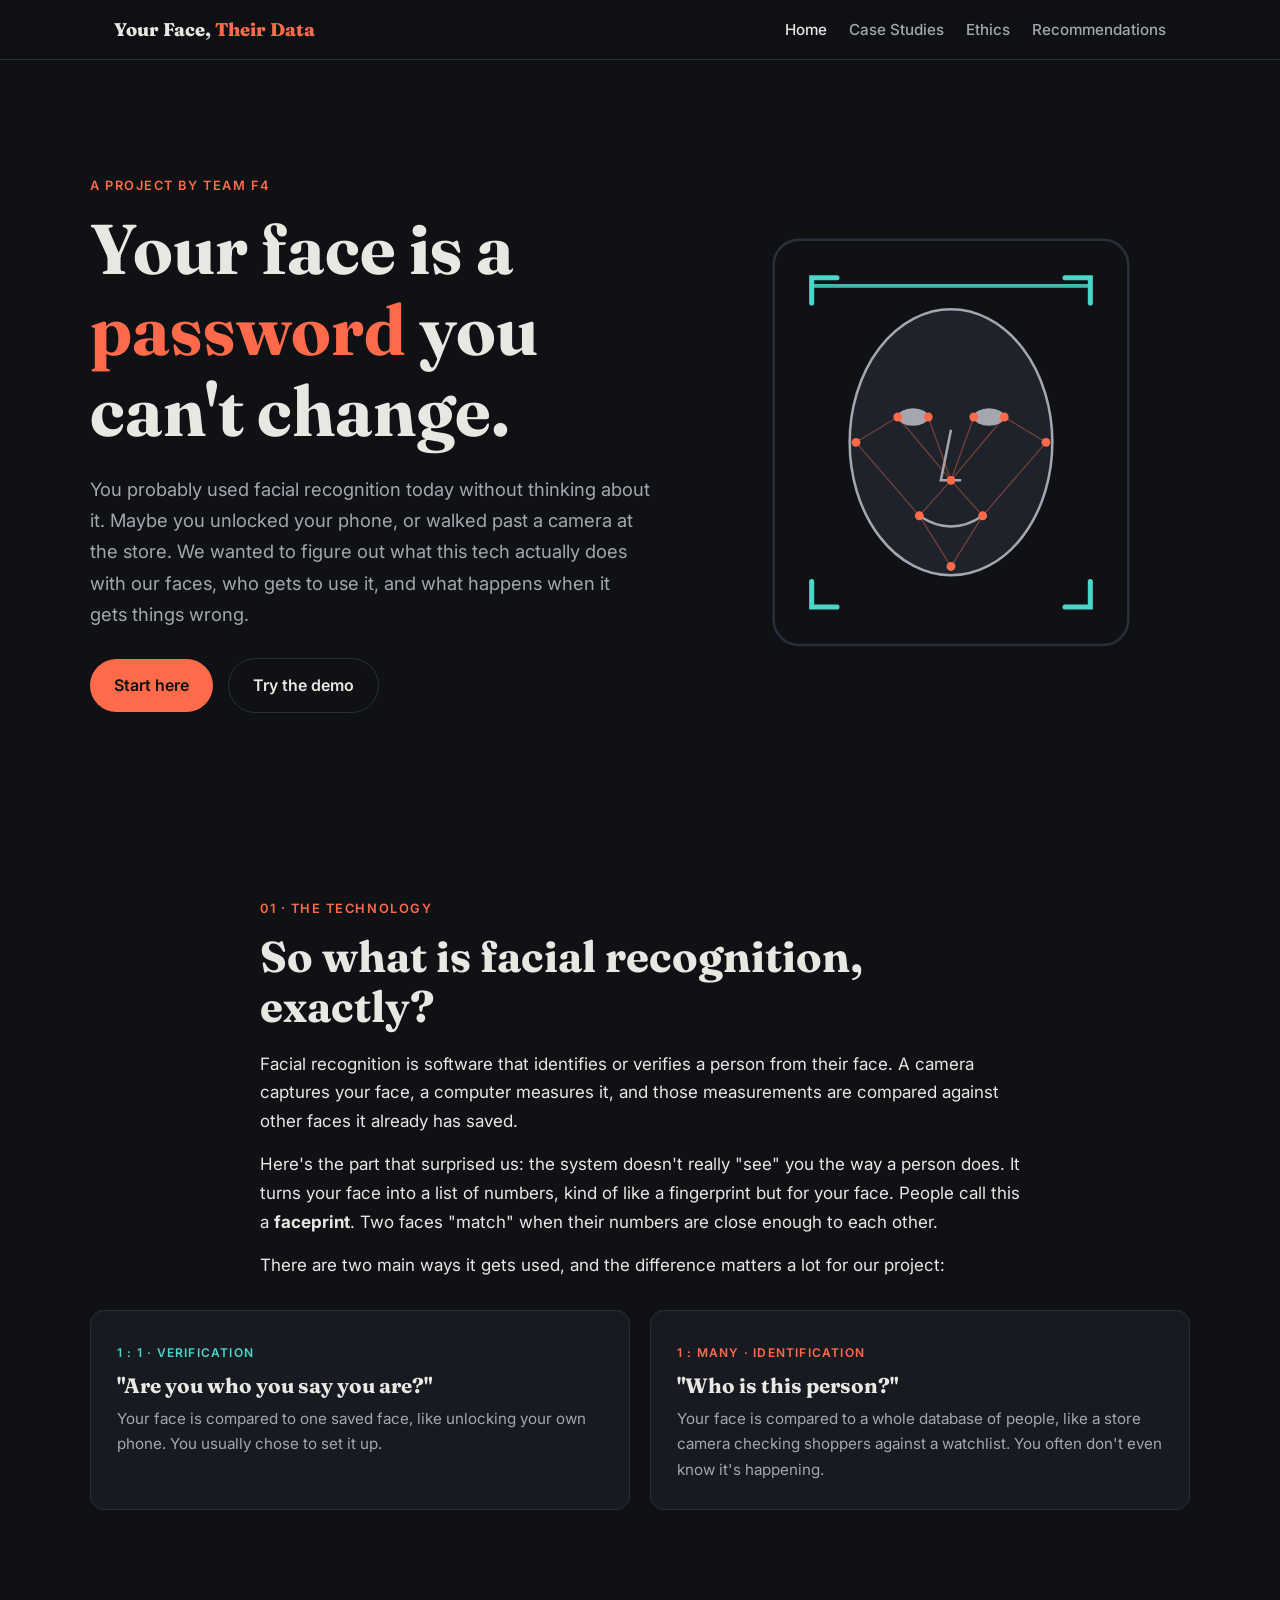
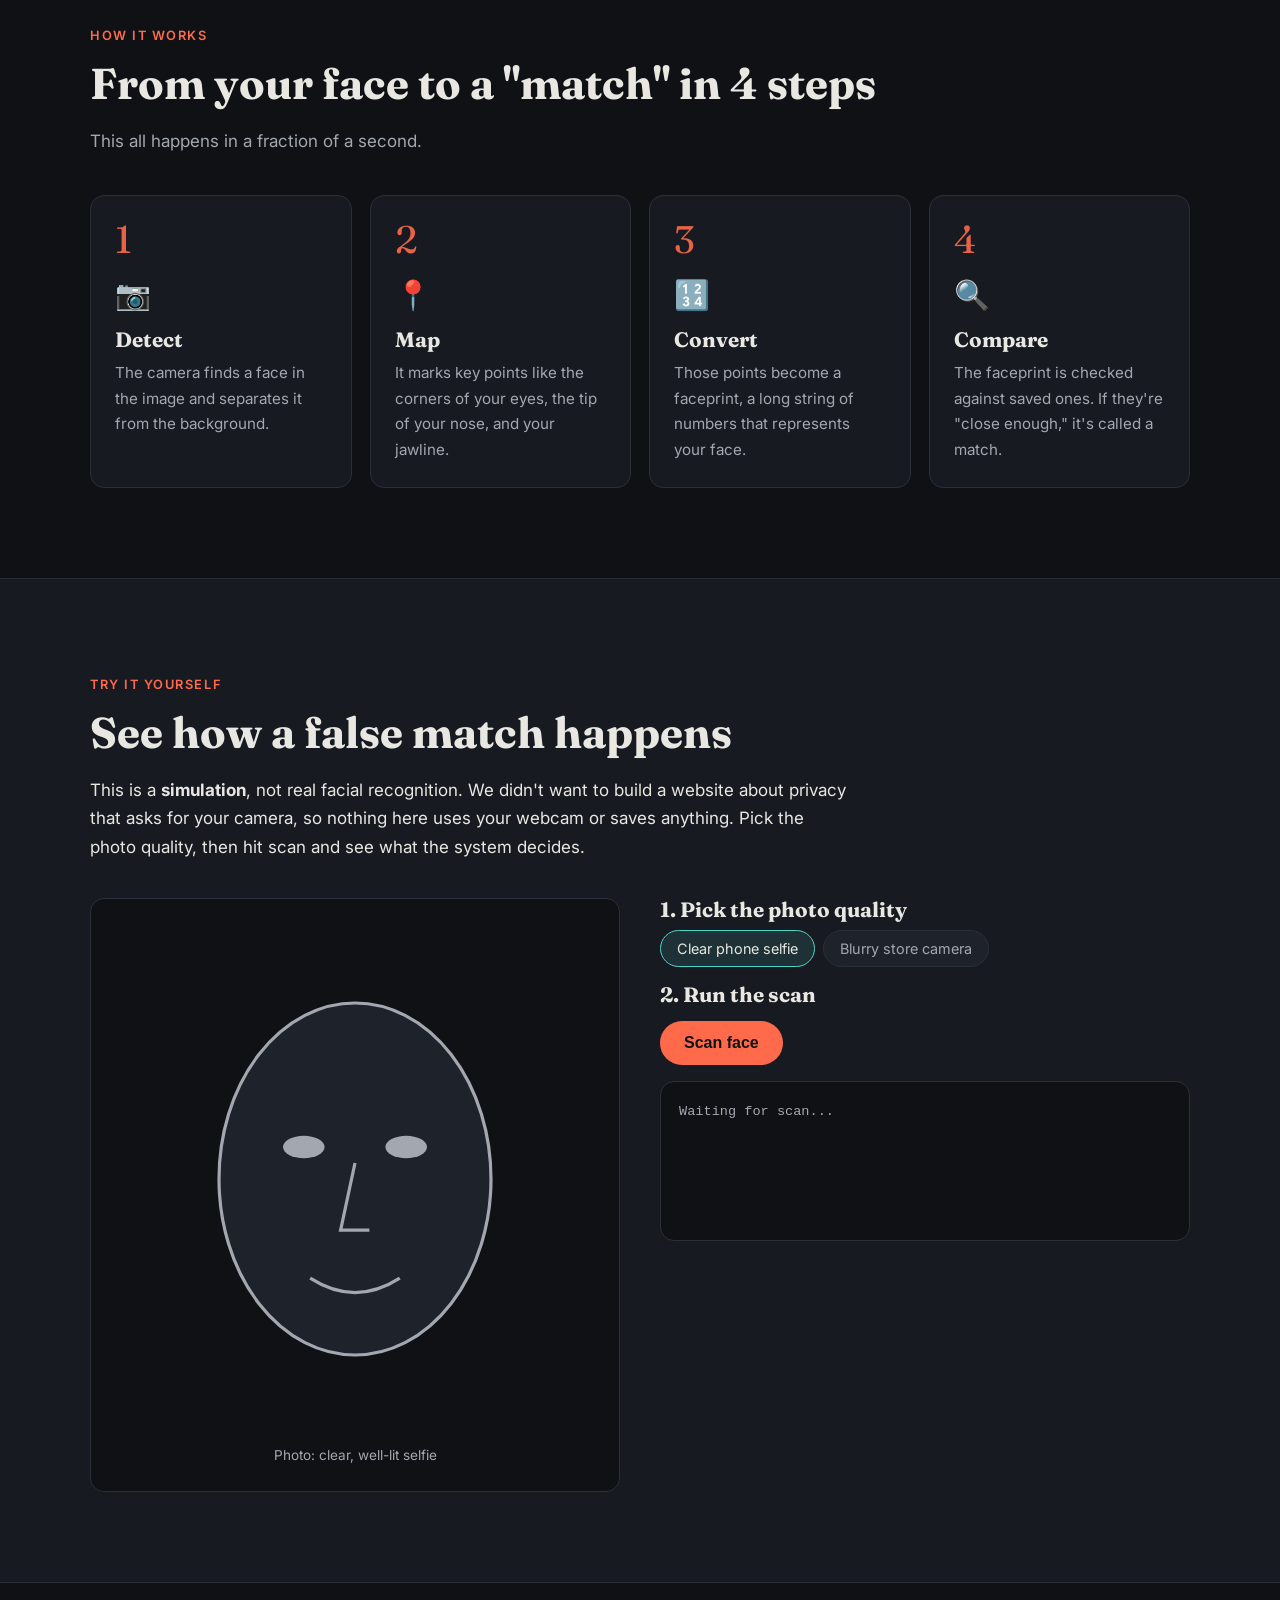
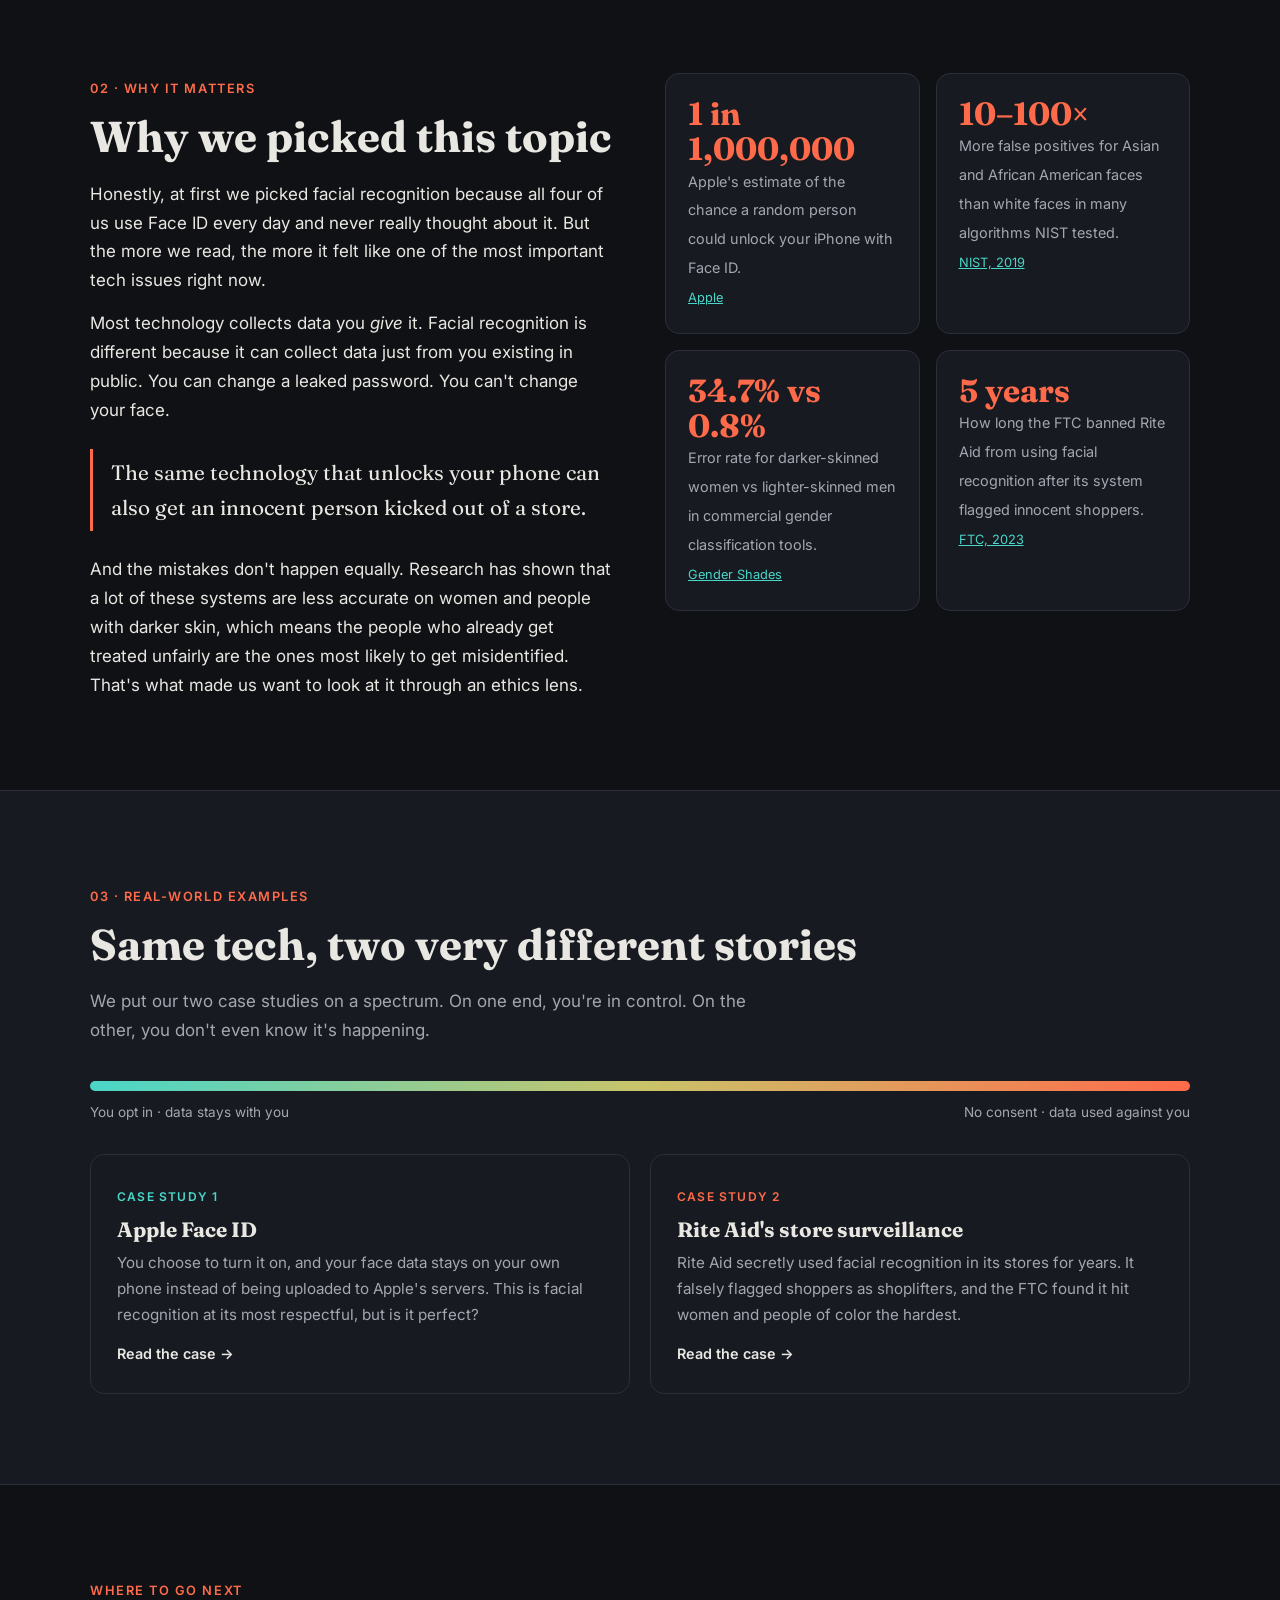
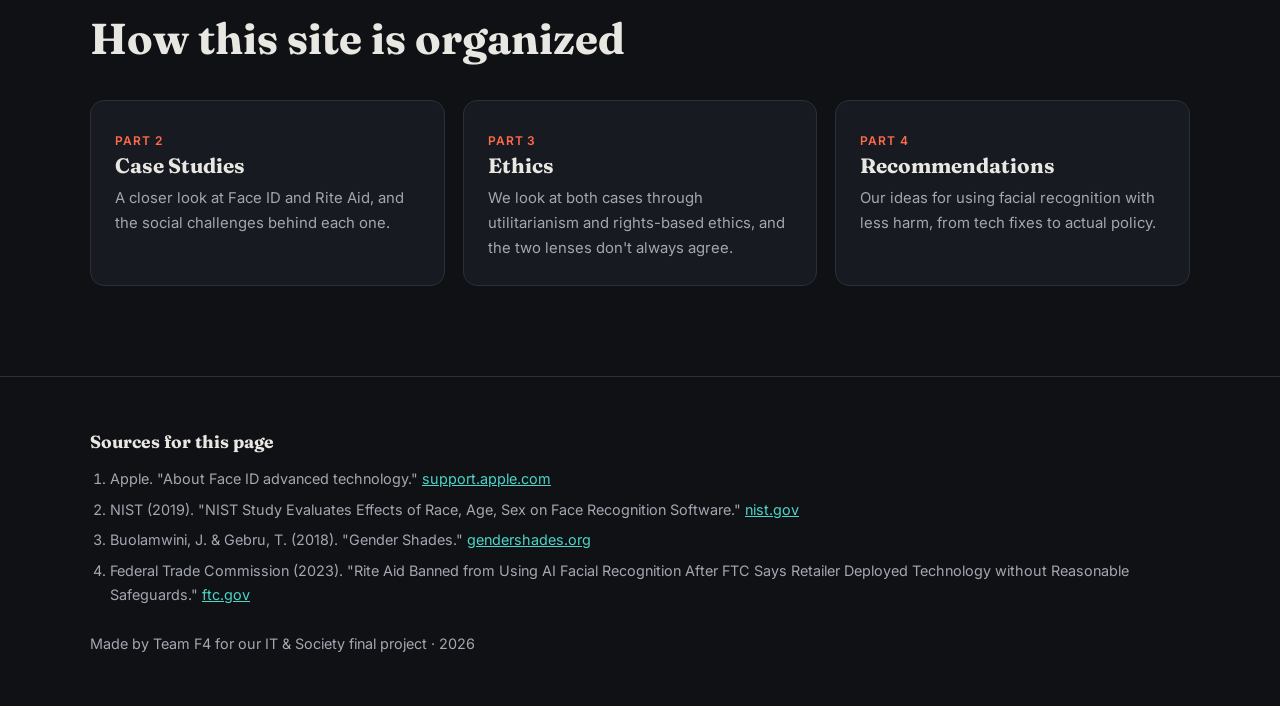
<file: index.html>
<!DOCTYPE html>
<html lang="en">
<head>
  <meta charset="UTF-8">
  <meta name="viewport" content="width=device-width, initial-scale=1.0">
  <title>Your Face, Their Data | Facial Recognition Ethics</title>
  <meta name="description" content="A student project exploring facial recognition technology, where it's used, and the ethical questions it raises.">
  <link rel="preconnect" href="https://fonts.googleapis.com">
  <link rel="preconnect" href="https://fonts.gstatic.com" crossorigin>
  <link href="https://fonts.googleapis.com/css2?family=Fraunces:opsz,wght@9..144,600;9..144,800&family=Inter:wght@400;500;600&display=swap" rel="stylesheet">

  <style>
    :root {
      --bg: #0f1115;
      --panel: #171a21;
      --panel-2: #1e222b;
      --text: #e9e7e2;
      --muted: #a3a7b0;
      --accent: #ff6b4a;
      --accent-2: #4ad6c8;
      --line: #2a2f3a;
      --radius: 14px;
    }
    * { box-sizing: border-box; margin: 0; padding: 0; }
    html { scroll-behavior: smooth; }
    body {
      font-family: "Inter", system-ui, sans-serif;
      background: var(--bg);
      color: var(--text);
      line-height: 1.7;
      font-size: 17px;
    }
    a { color: var(--accent-2); }
    img, svg { max-width: 100%; }

    /* ---------- NAV ---------- */
    nav {
      position: sticky; top: 0; z-index: 10;
      background: rgba(15,17,21,0.9);
      backdrop-filter: blur(8px);
      border-bottom: 1px solid var(--line);
    }
    .nav-inner {
      max-width: 1100px; margin: 0 auto; padding: 14px 24px;
      display: flex; justify-content: space-between; align-items: center; flex-wrap: wrap; gap: 10px;
    }
    .logo { font-family: "Fraunces", serif; font-weight: 800; font-size: 1.15rem; color: var(--text); text-decoration: none; }
    .logo span { color: var(--accent); }
    .nav-links { display: flex; gap: 22px; list-style: none; flex-wrap: wrap; }
    .nav-links a { color: var(--muted); text-decoration: none; font-size: 0.95rem; font-weight: 500; }
    .nav-links a:hover, .nav-links a.active { color: var(--text); }

    /* ---------- LAYOUT ---------- */
    section { padding: 90px 24px; }
    .wrap { max-width: 1100px; margin: 0 auto; }
    .narrow { max-width: 760px; }
    h1, h2, h3 { font-family: "Fraunces", serif; line-height: 1.15; }
    h2 { font-size: clamp(1.9rem, 4vw, 2.7rem); margin-bottom: 18px; }
    h3 { font-size: 1.3rem; margin-bottom: 8px; }
    p + p { margin-top: 14px; }
    .eyebrow {
      display: inline-block; font-size: 0.8rem; letter-spacing: 0.12em; text-transform: uppercase;
      color: var(--accent); font-weight: 600; margin-bottom: 12px;
    }
    .muted { color: var(--muted); }

    /* ---------- HERO ---------- */
    .hero { padding: 110px 24px 90px; position: relative; overflow: hidden; }
    .hero-grid { display: grid; grid-template-columns: 1.2fr 1fr; gap: 50px; align-items: center; }
    .hero h1 { font-size: clamp(2.6rem, 6vw, 4.4rem); margin-bottom: 22px; }
    .hero h1 em { font-style: normal; color: var(--accent); }
    .hero p.lead { font-size: 1.15rem; color: var(--muted); max-width: 560px; }
    .btn {
      display: inline-block; margin-top: 28px; padding: 13px 24px; border-radius: 999px;
      background: var(--accent); color: #111; font-weight: 600; text-decoration: none; border: none; cursor: pointer; font-size: 1rem;
    }
    .btn.ghost { background: transparent; color: var(--text); border: 1px solid var(--line); margin-left: 10px; }
    .hero-face { width: 100%; max-width: 380px; margin: 0 auto; display: block; }
    .scanline { animation: scan 3s ease-in-out infinite; }
    @keyframes scan { 0%,100% { transform: translateY(0); } 50% { transform: translateY(250px); } }
    .dot-pulse { animation: pulse 2s ease-in-out infinite; }
    @keyframes pulse { 0%,100% { opacity: .35; } 50% { opacity: 1; } }

    /* ---------- STEPS ---------- */
    .steps { display: grid; grid-template-columns: repeat(4, 1fr); gap: 18px; margin-top: 40px; }
    .step {
      background: var(--panel); border: 1px solid var(--line); border-radius: var(--radius); padding: 24px;
      position: relative;
    }
    .step .num {
      font-family: "Fraunces", serif; font-size: 2.4rem; color: var(--accent); opacity: .9; line-height: 1;
      margin-bottom: 12px; display: block;
    }
    .step p { font-size: 0.95rem; color: var(--muted); }
    .step-icon { font-size: 1.8rem; margin-bottom: 8px; display: block; }

    /* ---------- DEMO ---------- */
    .demo-section { background: var(--panel); border-top: 1px solid var(--line); border-bottom: 1px solid var(--line); }
    .demo { display: grid; grid-template-columns: 1fr 1fr; gap: 40px; margin-top: 36px; align-items: start; }
    .demo-stage {
      background: var(--bg); border: 1px solid var(--line); border-radius: var(--radius); padding: 24px; text-align: center;
    }
    .demo-controls { display: flex; flex-direction: column; gap: 16px; }
    .toggle-group { display: flex; gap: 8px; flex-wrap: wrap; }
    .toggle {
      padding: 9px 16px; border-radius: 999px; border: 1px solid var(--line); background: var(--panel-2);
      color: var(--muted); cursor: pointer; font-size: 0.9rem; font-family: inherit;
    }
    .toggle.on { border-color: var(--accent-2); color: var(--text); background: rgba(74,214,200,.12); }
    .readout {
      background: var(--bg); border: 1px solid var(--line); border-radius: var(--radius); padding: 18px;
      font-family: ui-monospace, Menlo, monospace; font-size: 0.85rem; color: var(--muted); min-height: 160px;
    }
    .readout .ok { color: var(--accent-2); }
    .readout .bad { color: var(--accent); }
    .result {
      border-radius: var(--radius); padding: 18px; font-weight: 500; display: none;
    }
    .result.show { display: block; }
    .result.match { background: rgba(74,214,200,.12); border: 1px solid var(--accent-2); }
    .result.false { background: rgba(255,107,74,.12); border: 1px solid var(--accent); }
    #demoFace .landmark { opacity: 0; transition: opacity .3s; }
    #demoFace.scanned .landmark { opacity: 1; }
    #demoFace .mesh { opacity: 0; transition: opacity .6s; }
    #demoFace.scanned .mesh { opacity: .55; }
    #demoScan { opacity: 0; }
    #demoFace.scanning #demoScan { opacity: 1; animation: scan 1.2s ease-in-out 2; }
    .blurry { filter: blur(2.5px); }
    .note { font-size: 0.85rem; color: var(--muted); }

    /* ---------- WHY ---------- */
    .why-grid { display: grid; grid-template-columns: 1fr 1fr; gap: 50px; align-items: start; }
    .stats { display: grid; grid-template-columns: 1fr 1fr; gap: 16px; }
    .stat {
      background: var(--panel); border: 1px solid var(--line); border-radius: var(--radius); padding: 22px;
    }
    .stat strong { font-family: "Fraunces", serif; font-size: 2rem; color: var(--accent); display: block; line-height: 1.1; }
    .stat span { font-size: 0.9rem; color: var(--muted); }
    .stat a { font-size: 0.8rem; }

    blockquote {
      border-left: 3px solid var(--accent); padding: 6px 0 6px 18px; margin: 24px 0;
      font-family: "Fraunces", serif; font-size: 1.3rem; color: var(--text);
    }

    /* ---------- SPECTRUM ---------- */
    .spectrum { margin-top: 36px; }
    .spectrum-bar {
      height: 10px; border-radius: 999px;
      background: linear-gradient(90deg, var(--accent-2), #c9c46a, var(--accent));
    }
    .spectrum-labels { display: flex; justify-content: space-between; margin-top: 10px; font-size: 0.85rem; color: var(--muted); }
    .spectrum-cards { display: grid; grid-template-columns: 1fr 1fr; gap: 20px; margin-top: 30px; }
    .case-card {
      background: var(--panel); border: 1px solid var(--line); border-radius: var(--radius); padding: 26px;
      text-decoration: none; color: var(--text); display: block; transition: transform .2s, border-color .2s;
    }
    .case-card:hover { transform: translateY(-4px); border-color: var(--muted); }
    .case-card .tag { font-size: 0.75rem; text-transform: uppercase; letter-spacing: .1em; font-weight: 600; }
    .case-card.good .tag { color: var(--accent-2); }
    .case-card.bad .tag { color: var(--accent); }
    .case-card p { color: var(--muted); font-size: 0.95rem; margin-top: 8px; }
    .case-card .more { display: inline-block; margin-top: 14px; color: var(--text); font-weight: 600; font-size: 0.9rem; }

    /* ---------- ROADMAP ---------- */
    .roadmap { display: grid; grid-template-columns: repeat(3, 1fr); gap: 18px; margin-top: 36px; }
    .road {
      background: var(--panel); border: 1px solid var(--line); border-radius: var(--radius); padding: 24px;
      text-decoration: none; color: var(--text);
    }
    .road:hover { border-color: var(--accent); }
    .road small { color: var(--accent); font-weight: 600; letter-spacing: .08em; text-transform: uppercase; font-size: .75rem; }
    .road p { color: var(--muted); font-size: 0.93rem; margin-top: 6px; }

    /* ---------- FOOTER ---------- */
    footer { border-top: 1px solid var(--line); padding: 50px 24px; font-size: 0.9rem; color: var(--muted); }
    footer h4 { color: var(--text); margin-bottom: 10px; font-family: "Fraunces", serif; font-size: 1.1rem; }
    footer ol { padding-left: 20px; }
    footer li { margin-bottom: 6px; }

    /* ---------- REVEAL ---------- */
    .reveal { opacity: 0; transform: translateY(24px); transition: opacity .7s ease, transform .7s ease; }
    .reveal.visible { opacity: 1; transform: none; }

    /* ---------- RESPONSIVE ---------- */
    @media (max-width: 860px) {
      .hero-grid, .demo, .why-grid, .spectrum-cards { grid-template-columns: 1fr; }
      .steps { grid-template-columns: 1fr 1fr; }
      .roadmap { grid-template-columns: 1fr; }
    }
    @media (max-width: 520px) {
      .steps, .stats { grid-template-columns: 1fr; }
      .btn.ghost { margin-left: 0; margin-top: 12px; }
    }
    @media (prefers-reduced-motion: reduce) {
      .scanline, .dot-pulse, #demoFace.scanning #demoScan { animation: none; }
      .reveal { opacity: 1; transform: none; }
    }
  </style>
</head>
<body>

  <!-- ================= NAV ================= -->
  <nav aria-label="Main navigation">
    <div class="nav-inner">
      <a href="index.html" class="logo">Your Face, <span>Their Data</span></a>
      <ul class="nav-links">
        <li><a href="index.html" class="active">Home</a></li>
        <li><a href="case-studies.html">Case Studies</a></li>
        <li><a href="ethics.html">Ethics</a></li>
        <li><a href="recommendations.html">Recommendations</a></li>
      </ul>
    </div>
  </nav>

  <main>

    <!-- ================= HERO ================= -->
    <header class="hero">
      <div class="wrap hero-grid">
        <div>
          <span class="eyebrow">A project by Team F4</span>
          <h1>Your face is a <em>password</em> you can't change.</h1>
          <p class="lead">
            You probably used facial recognition today without thinking about it. Maybe you unlocked your phone,
            or walked past a camera at the store. We wanted to figure out what this tech actually does with our faces,
            who gets to use it, and what happens when it gets things wrong.
          </p>
          <a href="#what" class="btn">Start here</a>
          <a href="#demo" class="btn ghost">Try the demo</a>
        </div>

        <!-- Animated face illustration -->
        <svg class="hero-face" viewBox="0 0 300 340" role="img" aria-label="Illustration of a face being scanned by a camera">
          <rect x="10" y="10" width="280" height="320" rx="20" fill="none" stroke="#2a2f3a" stroke-width="2"/>
          <!-- corner brackets -->
          <g stroke="#4ad6c8" stroke-width="4" fill="none" stroke-linecap="round">
            <path d="M40 60 V40 H60"/><path d="M240 40 H260 V60"/>
            <path d="M40 280 V300 H60"/><path d="M240 300 H260 V280"/>
          </g>
          <!-- face -->
          <ellipse cx="150" cy="170" rx="80" ry="105" fill="#1e222b" stroke="#a3a7b0" stroke-width="2"/>
          <ellipse cx="120" cy="150" rx="12" ry="7" fill="#a3a7b0"/>
          <ellipse cx="180" cy="150" rx="12" ry="7" fill="#a3a7b0"/>
          <path d="M150 160 L142 200 H158" fill="none" stroke="#a3a7b0" stroke-width="2"/>
          <path d="M125 228 Q150 245 175 228" fill="none" stroke="#a3a7b0" stroke-width="2"/>
          <!-- landmarks -->
          <g fill="#ff6b4a" class="dot-pulse">
            <circle cx="108" cy="150" r="3.5"/><circle cx="132" cy="150" r="3.5"/>
            <circle cx="168" cy="150" r="3.5"/><circle cx="192" cy="150" r="3.5"/>
            <circle cx="150" cy="200" r="3.5"/><circle cx="125" cy="228" r="3.5"/>
            <circle cx="175" cy="228" r="3.5"/><circle cx="150" cy="268" r="3.5"/>
            <circle cx="75" cy="170" r="3.5"/><circle cx="225" cy="170" r="3.5"/>
          </g>
          <g stroke="#ff6b4a" stroke-width="1" opacity=".4" fill="none">
            <path d="M108 150 L150 200 L192 150 M132 150 L150 200 L168 150 M125 228 L150 200 L175 228 M125 228 L150 268 L175 228 M75 170 L108 150 M225 170 L192 150 M75 170 L125 228 M225 170 L175 228"/>
          </g>
          <!-- scan line -->
          <rect class="scanline" x="40" y="45" width="220" height="3" fill="#4ad6c8" opacity=".85"/>
        </svg>
      </div>
    </header>

    <!-- ================= WHAT IS IT ================= -->
    <section id="what">
      <div class="wrap narrow reveal">
        <span class="eyebrow">01 · The technology</span>
        <h2>So what is facial recognition, exactly?</h2>
        <p>
          Facial recognition is software that identifies or verifies a person from their face. A camera captures your
          face, a computer measures it, and those measurements are compared against other faces it already has saved.
        </p>
        <p>
          Here's the part that surprised us: the system doesn't really "see" you the way a person does. It turns your face
          into a list of numbers, kind of like a fingerprint but for your face. People call this a <strong>faceprint</strong>.
          Two faces "match" when their numbers are close enough to each other.
        </p>
        <p>
          There are two main ways it gets used, and the difference matters a lot for our project:
        </p>
      </div>

      <div class="wrap reveal" style="margin-top:28px;">
        <div class="spectrum-cards">
          <div class="case-card good" style="cursor:default;">
            <span class="tag">1 : 1 · Verification</span>
            <h3 style="margin-top:8px;">"Are you who you say you are?"</h3>
            <p>Your face is compared to one saved face, like unlocking your own phone. You usually chose to set it up.</p>
          </div>
          <div class="case-card bad" style="cursor:default;">
            <span class="tag">1 : many · Identification</span>
            <h3 style="margin-top:8px;">"Who is this person?"</h3>
            <p>Your face is compared to a whole database of people, like a store camera checking shoppers against a watchlist. You often don't even know it's happening.</p>
          </div>
        </div>
      </div>
    </section>

    <!-- ================= HOW IT WORKS ================= -->
    <section id="how" style="padding-top:20px;">
      <div class="wrap reveal">
        <span class="eyebrow">How it works</span>
        <h2>From your face to a "match" in 4 steps</h2>
        <p class="muted" style="max-width:640px;">This all happens in a fraction of a second.</p>

        <div class="steps">
          <div class="step">
            <span class="num">1</span>
            <span class="step-icon" aria-hidden="true">📷</span>
            <h3>Detect</h3>
            <p>The camera finds a face in the image and separates it from the background.</p>
          </div>
          <div class="step">
            <span class="num">2</span>
            <span class="step-icon" aria-hidden="true">📍</span>
            <h3>Map</h3>
            <p>It marks key points like the corners of your eyes, the tip of your nose, and your jawline.</p>
          </div>
          <div class="step">
            <span class="num">3</span>
            <span class="step-icon" aria-hidden="true">🔢</span>
            <h3>Convert</h3>
            <p>Those points become a faceprint, a long string of numbers that represents your face.</p>
          </div>
          <div class="step">
            <span class="num">4</span>
            <span class="step-icon" aria-hidden="true">🔍</span>
            <h3>Compare</h3>
            <p>The faceprint is checked against saved ones. If they're "close enough," it's called a match.</p>
          </div>
        </div>
      </div>
    </section>

    <!-- ================= DEMO ================= -->
    <section id="demo" class="demo-section">
      <div class="wrap">
        <div class="narrow reveal">
          <span class="eyebrow">Try it yourself</span>
          <h2>See how a false match happens</h2>
          <p>
            This is a <strong>simulation</strong>, not real facial recognition. We didn't want to build a website about
            privacy that asks for your camera, so nothing here uses your webcam or saves anything.
            Pick the photo quality, then hit scan and see what the system decides.
          </p>
        </div>

        <div class="demo reveal">
          <div class="demo-stage">
            <svg id="demoFace" viewBox="0 0 300 320" role="img" aria-label="Simulated face being scanned">
              <g id="faceGroup">
                <ellipse cx="150" cy="160" rx="85" ry="110" fill="#1e222b" stroke="#a3a7b0" stroke-width="2"/>
                <ellipse cx="118" cy="140" rx="13" ry="7" fill="#a3a7b0"/>
                <ellipse cx="182" cy="140" rx="13" ry="7" fill="#a3a7b0"/>
                <path d="M150 150 L141 192 H159" fill="none" stroke="#a3a7b0" stroke-width="2"/>
                <path d="M122 222 Q150 240 178 222" fill="none" stroke="#a3a7b0" stroke-width="2"/>
              </g>
              <g class="mesh" stroke="#4ad6c8" stroke-width="1" fill="none">
                <path d="M105 140 L150 192 L195 140 M131 140 L150 192 L169 140 M122 222 L150 192 L178 222 M122 222 L150 262 L178 222 M70 160 L105 140 M230 160 L195 140 M70 160 L122 222 M230 160 L178 222 M105 140 L131 140 M169 140 L195 140"/>
              </g>
              <g fill="#4ad6c8">
                <circle class="landmark" cx="105" cy="140" r="4"/><circle class="landmark" cx="131" cy="140" r="4"/>
                <circle class="landmark" cx="169" cy="140" r="4"/><circle class="landmark" cx="195" cy="140" r="4"/>
                <circle class="landmark" cx="150" cy="192" r="4"/><circle class="landmark" cx="122" cy="222" r="4"/>
                <circle class="landmark" cx="178" cy="222" r="4"/><circle class="landmark" cx="150" cy="262" r="4"/>
                <circle class="landmark" cx="70" cy="160" r="4"/><circle class="landmark" cx="230" cy="160" r="4"/>
              </g>
              <rect id="demoScan" x="50" y="35" width="200" height="3" fill="#ff6b4a"/>
            </svg>
            <p class="note" id="photoLabel">Photo: clear, well-lit selfie</p>
          </div>

          <div class="demo-controls">
            <div>
              <h3>1. Pick the photo quality</h3>
              <div class="toggle-group" role="group" aria-label="Photo quality">
                <button class="toggle on" data-mode="clear">Clear phone selfie</button>
                <button class="toggle" data-mode="cctv">Blurry store camera</button>
              </div>
            </div>
            <div>
              <h3>2. Run the scan</h3>
              <button class="btn" id="scanBtn" style="margin-top:6px;">Scan face</button>
            </div>
            <div class="readout" id="readout" aria-live="polite">Waiting for scan...</div>
            <div class="result" id="result" aria-live="polite"></div>
          </div>
        </div>
      </div>
    </section>

    <!-- ================= WHY WE CHOSE IT ================= -->
    <section id="why">
      <div class="wrap why-grid">
        <div class="reveal">
          <span class="eyebrow">02 · Why it matters</span>
          <h2>Why we picked this topic</h2>
          <p>
            Honestly, at first we picked facial recognition because all four of us use Face ID every day and never
            really thought about it. But the more we read, the more it felt like one of the most important tech issues
            right now.
          </p>
          <p>
            Most technology collects data you <em>give</em> it. Facial recognition is different because it can collect
            data just from you existing in public. You can change a leaked password. You can't change your face.
          </p>
          <blockquote>The same technology that unlocks your phone can also get an innocent person kicked out of a store.</blockquote>
          <p>
            And the mistakes don't happen equally. Research has shown that a lot of these systems are less accurate on
            women and people with darker skin, which means the people who already get treated unfairly are the ones most
            likely to get misidentified. That's what made us want to look at it through an ethics lens.
          </p>
        </div>

        <div class="stats reveal">
          <div class="stat">
            <strong>1 in 1,000,000</strong>
            <span>Apple's estimate of the chance a random person could unlock your iPhone with Face ID.</span>
            <br><a href="https://support.apple.com/en-us/102381" target="_blank" rel="noopener">Apple</a>
          </div>
          <div class="stat">
            <strong>10–100×</strong>
            <span>More false positives for Asian and African American faces than white faces in many algorithms NIST tested.</span>
            <br><a href="https://www.nist.gov/news-events/news/2019/12/nist-study-evaluates-effects-race-age-sex-face-recognition-software" target="_blank" rel="noopener">NIST, 2019</a>
          </div>
          <div class="stat">
            <strong>34.7% vs 0.8%</strong>
            <span>Error rate for darker-skinned women vs lighter-skinned men in commercial gender classification tools.</span>
            <br><a href="http://gendershades.org/" target="_blank" rel="noopener">Gender Shades</a>
          </div>
          <div class="stat">
            <strong>5 years</strong>
            <span>How long the FTC banned Rite Aid from using facial recognition after its system flagged innocent shoppers.</span>
            <br><a href="https://www.ftc.gov/news-events/news/press-releases/2023/12/rite-aid-banned-using-ai-facial-recognition-after-ftc-says-retailer-deployed-technology-without-reasonable-safeguards" target="_blank" rel="noopener">FTC, 2023</a>
          </div>
        </div>
      </div>
    </section>

    <!-- ================= CASE STUDY TEASER ================= -->
    <section id="cases" style="background:var(--panel); border-top:1px solid var(--line); border-bottom:1px solid var(--line);">
      <div class="wrap reveal">
        <span class="eyebrow">03 · Real-world examples</span>
        <h2>Same tech, two very different stories</h2>
        <p class="muted" style="max-width:680px;">
          We put our two case studies on a spectrum. On one end, you're in control. On the other, you don't even know it's happening.
        </p>

        <div class="spectrum">
          <div class="spectrum-bar" aria-hidden="true"></div>
          <div class="spectrum-labels">
            <span>You opt in · data stays with you</span>
            <span>No consent · data used against you</span>
          </div>
        </div>

        <div class="spectrum-cards">
          <a href="case-studies.html#faceid" class="case-card good">
            <span class="tag">Case study 1</span>
            <h3 style="margin-top:8px;">Apple Face ID</h3>
            <p>You choose to turn it on, and your face data stays on your own phone instead of being uploaded to Apple's servers. This is facial recognition at its most respectful, but is it perfect?</p>
            <span class="more">Read the case →</span>
          </a>
          <a href="case-studies.html#riteaid" class="case-card bad">
            <span class="tag">Case study 2</span>
            <h3 style="margin-top:8px;">Rite Aid's store surveillance</h3>
            <p>Rite Aid secretly used facial recognition in its stores for years. It falsely flagged shoppers as shoplifters, and the FTC found it hit women and people of color the hardest.</p>
            <span class="more">Read the case →</span>
          </a>
        </div>
      </div>
    </section>

    <!-- ================= ROADMAP ================= -->
    <section id="next">
      <div class="wrap reveal">
        <span class="eyebrow">Where to go next</span>
        <h2>How this site is organized</h2>
        <div class="roadmap">
          <a href="case-studies.html" class="road">
            <small>Part 2</small>
            <h3>Case Studies</h3>
            <p>A closer look at Face ID and Rite Aid, and the social challenges behind each one.</p>
          </a>
          <a href="ethics.html" class="road">
            <small>Part 3</small>
            <h3>Ethics</h3>
            <p>We look at both cases through utilitarianism and rights-based ethics, and the two lenses don't always agree.</p>
          </a>
          <a href="recommendations.html" class="road">
            <small>Part 4</small>
            <h3>Recommendations</h3>
            <p>Our ideas for using facial recognition with less harm, from tech fixes to actual policy.</p>
          </a>
        </div>
      </div>
    </section>

  </main>

  <!-- ================= FOOTER ================= -->
  <footer>
    <div class="wrap">
      <h4>Sources for this page</h4>
      <ol>
        <li>Apple. "About Face ID advanced technology." <a href="https://support.apple.com/en-us/102381" target="_blank" rel="noopener">support.apple.com</a></li>
        <li>NIST (2019). "NIST Study Evaluates Effects of Race, Age, Sex on Face Recognition Software." <a href="https://www.nist.gov/news-events/news/2019/12/nist-study-evaluates-effects-race-age-sex-face-recognition-software" target="_blank" rel="noopener">nist.gov</a></li>
        <li>Buolamwini, J. &amp; Gebru, T. (2018). "Gender Shades." <a href="http://gendershades.org/" target="_blank" rel="noopener">gendershades.org</a></li>
        <li>Federal Trade Commission (2023). "Rite Aid Banned from Using AI Facial Recognition After FTC Says Retailer Deployed Technology without Reasonable Safeguards." <a href="https://www.ftc.gov/news-events/news/press-releases/2023/12/rite-aid-banned-using-ai-facial-recognition-after-ftc-says-retailer-deployed-technology-without-reasonable-safeguards" target="_blank" rel="noopener">ftc.gov</a></li>
      </ol>
      <p style="margin-top:24px;">Made by Team F4 for our IT &amp; Society final project · 2026</p>
    </div>
  </footer>

  <script>
    // ---------- Scroll reveal ----------
    const observer = new IntersectionObserver((entries) => {
      entries.forEach(e => { if (e.isIntersecting) e.target.classList.add('visible'); });
    }, { threshold: 0.12 });
    document.querySelectorAll('.reveal').forEach(el => observer.observe(el));

    // ---------- Face scan demo (simulation only, no camera) ----------
    const face = document.getElementById('demoFace');
    const faceGroup = document.getElementById('faceGroup');
    const readout = document.getElementById('readout');
    const result = document.getElementById('result');
    const label = document.getElementById('photoLabel');
    const scanBtn = document.getElementById('scanBtn');
    let mode = 'clear';

    document.querySelectorAll('.toggle').forEach(btn => {
      btn.addEventListener('click', () => {
        document.querySelectorAll('.toggle').forEach(b => b.classList.remove('on'));
        btn.classList.add('on');
        mode = btn.dataset.mode;
        faceGroup.classList.toggle('blurry', mode === 'cctv');
        label.textContent = mode === 'cctv'
          ? 'Photo: grainy store camera, bad lighting, side angle'
          : 'Photo: clear, well-lit selfie';
        face.classList.remove('scanned');
        result.className = 'result';
        readout.textContent = 'Waiting for scan...';
      });
    });

    function randomPrint(n) {
      return Array.from({ length: n }, () => (Math.random() * 2 - 1).toFixed(2)).join(', ');
    }
    const wait = ms => new Promise(r => setTimeout(r, ms));

    scanBtn.addEventListener('click', async () => {
      scanBtn.disabled = true;
      result.className = 'result';
      face.classList.remove('scanned');
      face.classList.add('scanning');
      readout.innerHTML = '> Detecting face...';
      await wait(900);
      readout.innerHTML += '<br>> Face found ✓';
      face.classList.add('scanned');
      await wait(700);
      readout.innerHTML += '<br>> Mapping 68 landmarks...';
      await wait(700);
      readout.innerHTML += '<br>> Faceprint: [' + randomPrint(6) + ', ...]';
      await wait(800);

      if (mode === 'clear') {
        readout.innerHTML += '<br>> Comparing to 1 saved face (your phone)...';
        await wait(900);
        readout.innerHTML += '<br>> Similarity: <span class="ok">97.8%</span>';
        result.className = 'result show match';
        result.innerHTML = '<strong>✓ Match: phone unlocked.</strong><br>Clear photo, one saved face, and you agreed to this. This is the "good" version of the tech.';
      } else {
        readout.innerHTML += '<br>> Comparing to 10,000 faces on store watchlist...';
        await wait(1100);
        readout.innerHTML += '<br>> Best similarity: <span class="bad">81.2%</span> (threshold 80%)';
        result.className = 'result show false';
        result.innerHTML = '<strong>⚠ "Match": flagged as a known shoplifter.</strong><br>But this person has never been to this store. A blurry photo plus a huge database means the system found someone who just looks kind of similar. This is basically what the FTC said happened at Rite Aid.';
      }
      face.classList.remove('scanning');
      scanBtn.disabled = false;
      scanBtn.textContent = 'Scan again';
    });
  </script>
</body>
</html>
</file>
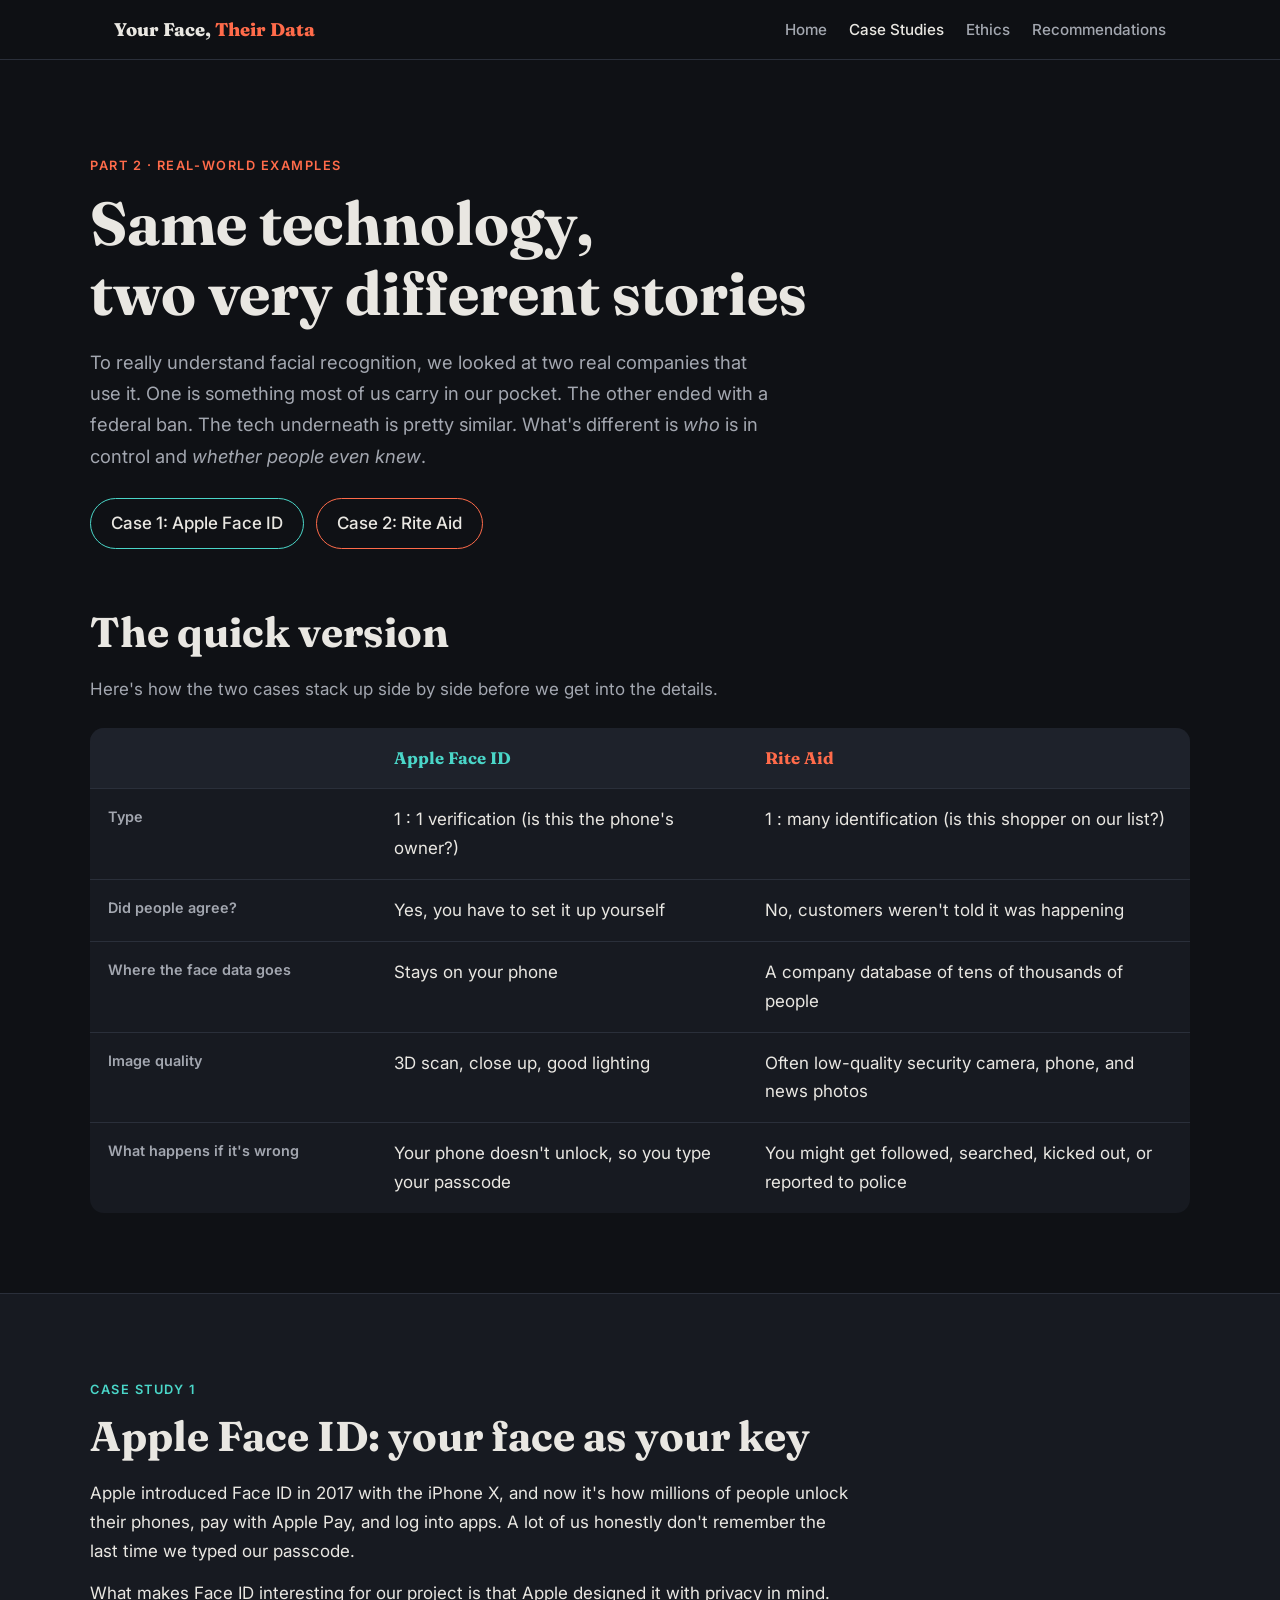
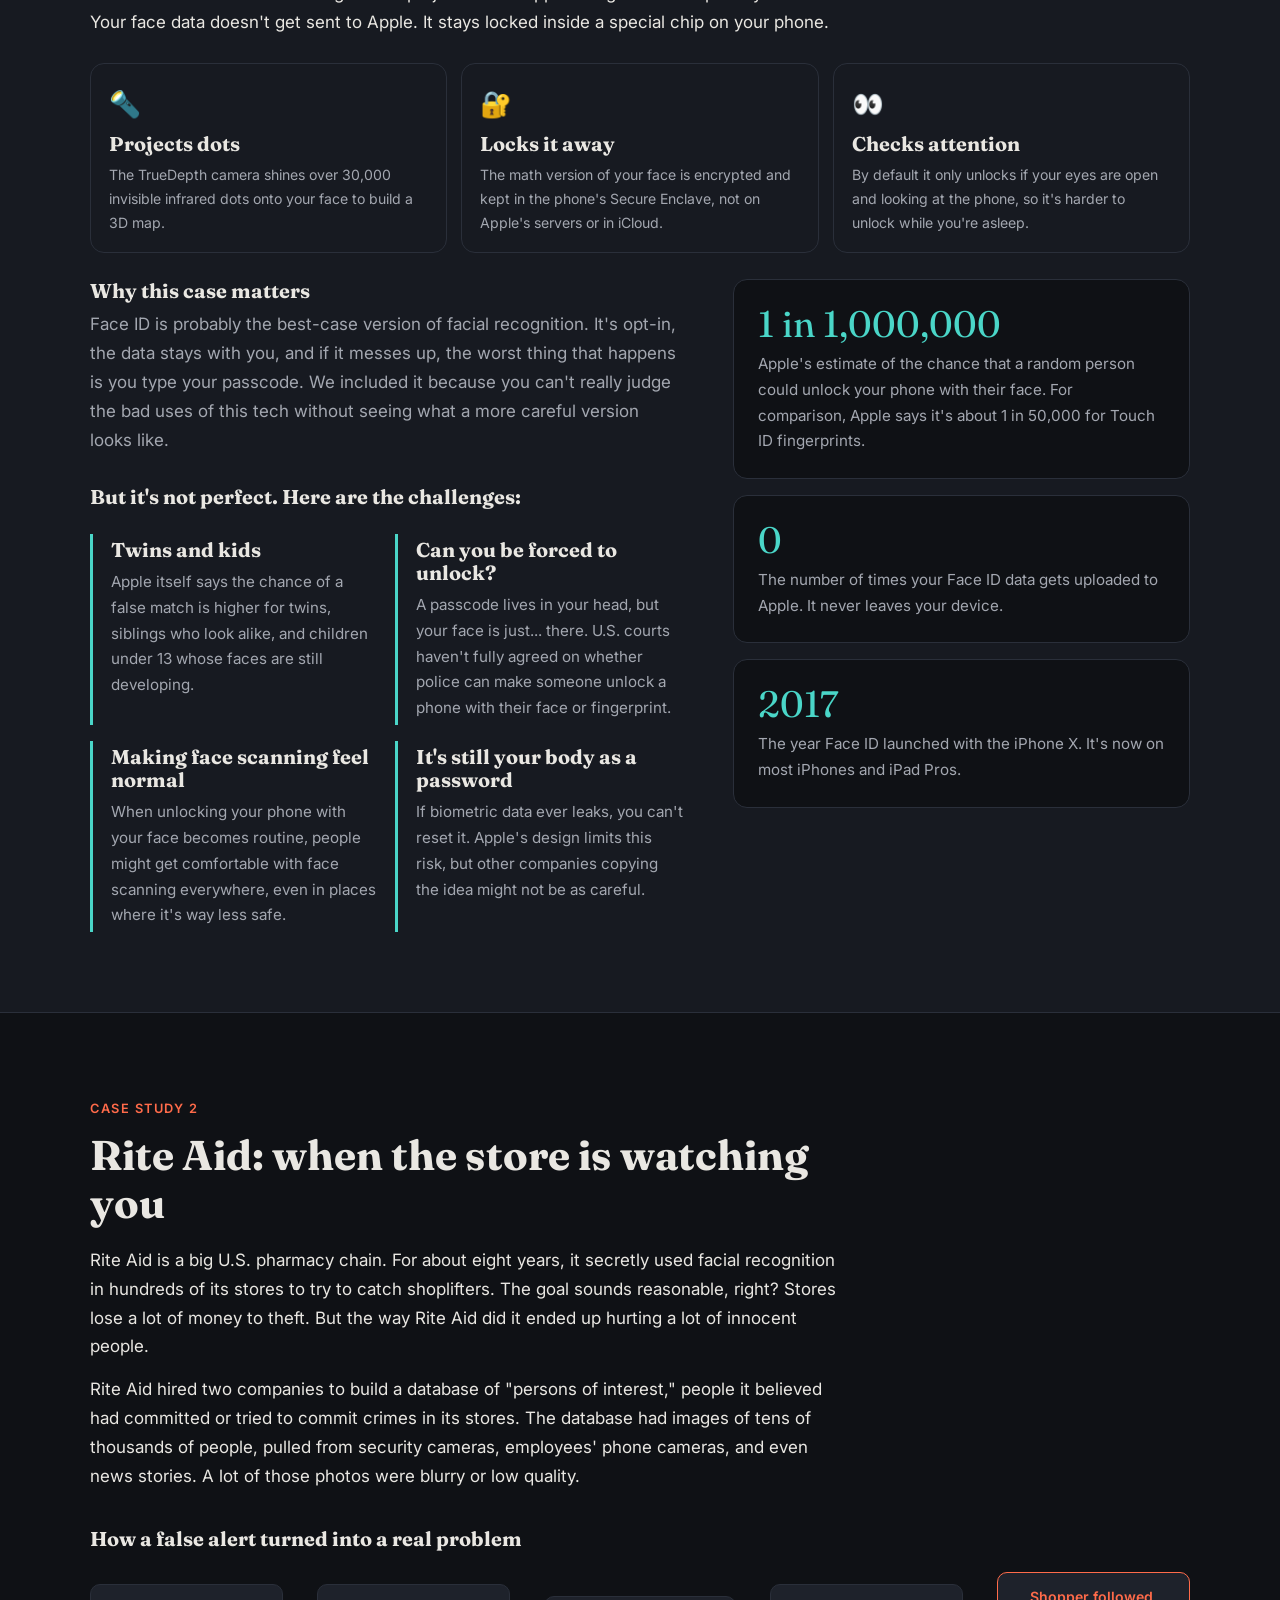
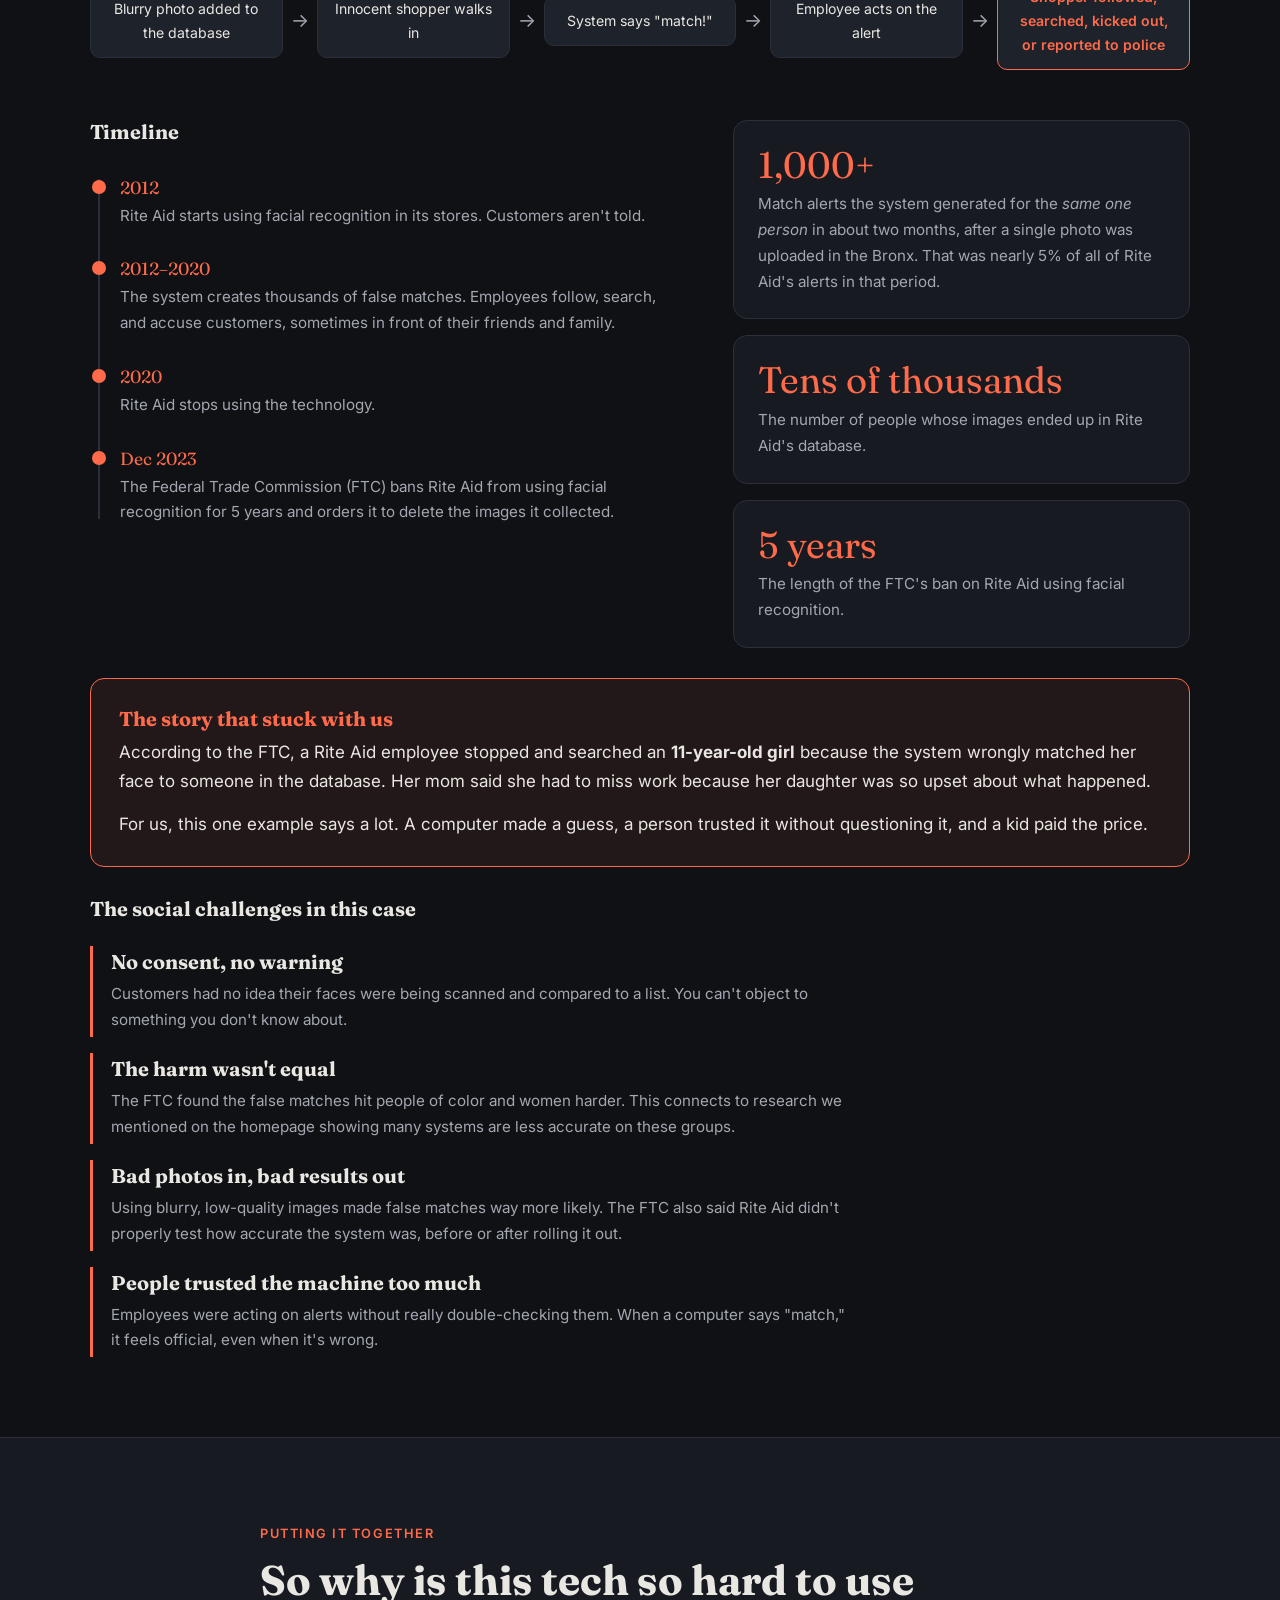
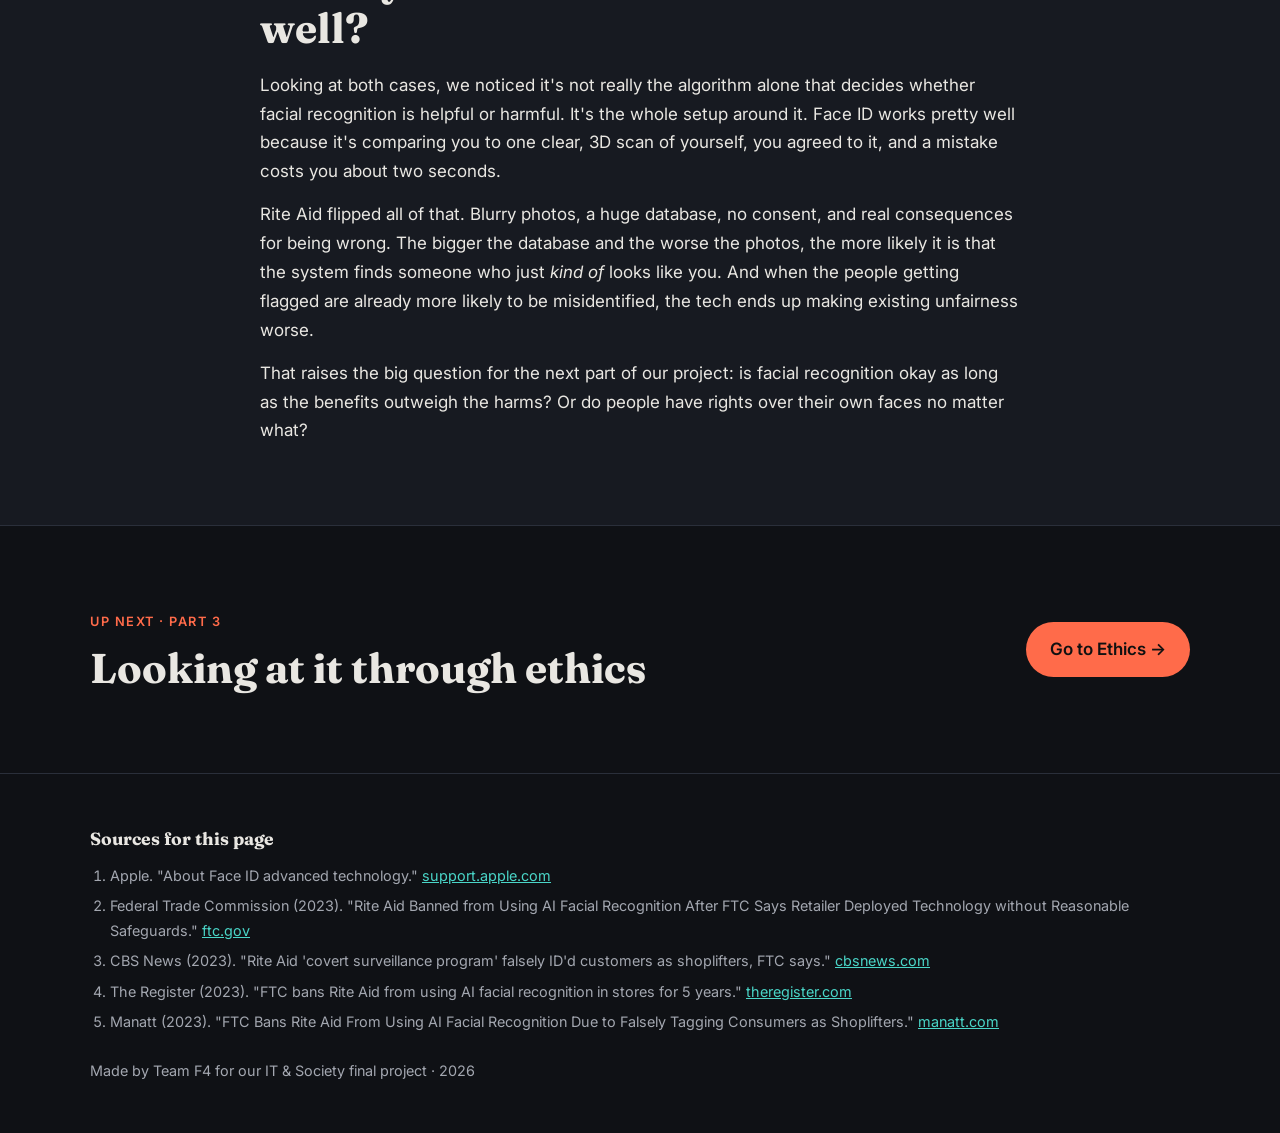
<file: case-studies.html>
<!DOCTYPE html>
<html lang="en">
<head>
  <meta charset="UTF-8">
  <meta name="viewport" content="width=device-width, initial-scale=1.0">
  <title>Case Studies | Your Face, Their Data</title>
  <meta name="description" content="Two real-world uses of facial recognition: Apple Face ID and Rite Aid's in-store surveillance.">
  <link rel="preconnect" href="https://fonts.googleapis.com">
  <link rel="preconnect" href="https://fonts.gstatic.com" crossorigin>
  <link href="https://fonts.googleapis.com/css2?family=Fraunces:opsz,wght@9..144,600;9..144,800&family=Inter:wght@400;500;600&display=swap" rel="stylesheet">

  <style>
    :root {
      --bg: #0f1115; --panel: #171a21; --panel-2: #1e222b;
      --text: #e9e7e2; --muted: #a3a7b0;
      --accent: #ff6b4a; --accent-2: #4ad6c8; --line: #2a2f3a; --radius: 14px;
    }
    * { box-sizing: border-box; margin: 0; padding: 0; }
    html { scroll-behavior: smooth; }
    body { font-family: "Inter", system-ui, sans-serif; background: var(--bg); color: var(--text); line-height: 1.7; font-size: 17px; }
    a { color: var(--accent-2); }

    /* NAV */
    nav { position: sticky; top: 0; z-index: 10; background: rgba(15,17,21,0.9); backdrop-filter: blur(8px); border-bottom: 1px solid var(--line); }
    .nav-inner { max-width: 1100px; margin: 0 auto; padding: 14px 24px; display: flex; justify-content: space-between; align-items: center; flex-wrap: wrap; gap: 10px; }
    .logo { font-family: "Fraunces", serif; font-weight: 800; font-size: 1.15rem; color: var(--text); text-decoration: none; }
    .logo span { color: var(--accent); }
    .nav-links { display: flex; gap: 22px; list-style: none; flex-wrap: wrap; }
    .nav-links a { color: var(--muted); text-decoration: none; font-size: 0.95rem; font-weight: 500; }
    .nav-links a:hover, .nav-links a.active { color: var(--text); }

    /* LAYOUT */
    section { padding: 80px 24px; }
    .wrap { max-width: 1100px; margin: 0 auto; }
    .narrow { max-width: 760px; }
    h1, h2, h3 { font-family: "Fraunces", serif; line-height: 1.15; }
    h1 { font-size: clamp(2.4rem, 5.5vw, 3.8rem); margin-bottom: 18px; }
    h2 { font-size: clamp(1.9rem, 4vw, 2.6rem); margin-bottom: 18px; }
    h3 { font-size: 1.25rem; margin-bottom: 8px; }
    p + p { margin-top: 14px; }
    .eyebrow { display: inline-block; font-size: 0.8rem; letter-spacing: 0.12em; text-transform: uppercase; color: var(--accent); font-weight: 600; margin-bottom: 12px; }
    .eyebrow.teal { color: var(--accent-2); }
    .muted { color: var(--muted); }
    .alt { background: var(--panel); border-top: 1px solid var(--line); border-bottom: 1px solid var(--line); }

    /* PAGE HEADER */
    .page-head { padding: 90px 24px 50px; }
    .page-head p.lead { font-size: 1.15rem; color: var(--muted); max-width: 680px; }
    .jump { display: flex; gap: 12px; margin-top: 26px; flex-wrap: wrap; }
    .pill { padding: 10px 20px; border-radius: 999px; border: 1px solid var(--line); text-decoration: none; color: var(--text); font-weight: 500; }
    .pill.teal { border-color: var(--accent-2); }
    .pill.orange { border-color: var(--accent); }

    /* COMPARISON TABLE */
    .compare { width: 100%; border-collapse: collapse; margin-top: 24px; background: var(--panel); border-radius: var(--radius); overflow: hidden; }
    .compare th, .compare td { padding: 16px 18px; text-align: left; border-bottom: 1px solid var(--line); vertical-align: top; }
    .compare th { font-family: "Fraunces", serif; font-size: 1.05rem; background: var(--panel-2); }
    .compare th.teal { color: var(--accent-2); }
    .compare th.orange { color: var(--accent); }
    .compare td:first-child { color: var(--muted); font-weight: 600; font-size: 0.9rem; width: 26%; }
    .compare tr:last-child td { border-bottom: none; }

    /* CASE LAYOUT */
    .case-grid { display: grid; grid-template-columns: 1.3fr 1fr; gap: 50px; align-items: start; margin-top: 20px; }
    .card { background: var(--panel); border: 1px solid var(--line); border-radius: var(--radius); padding: 24px; }
    .alt .card { background: var(--bg); }
    .card + .card { margin-top: 16px; }
    .card p { color: var(--muted); font-size: 0.95rem; }
    .big-stat { font-family: "Fraunces", serif; font-size: 2.3rem; line-height: 1.1; display: block; margin-bottom: 6px; }
    .teal-text { color: var(--accent-2); }
    .orange-text { color: var(--accent); }

    /* MINI STEPS */
    .mini-steps { display: grid; grid-template-columns: repeat(3, 1fr); gap: 14px; margin: 26px 0; }
    .mini { background: var(--panel); border: 1px solid var(--line); border-radius: var(--radius); padding: 18px; }
    .mini .icon { font-size: 1.6rem; display: block; margin-bottom: 6px; }
    .mini p { font-size: 0.88rem; color: var(--muted); }

    /* CHALLENGES */
    .challenges { display: grid; grid-template-columns: repeat(2, 1fr); gap: 16px; margin-top: 26px; }
    .challenge { border-left: 3px solid var(--accent-2); padding: 4px 0 4px 18px; }
    .challenge.orange { border-left-color: var(--accent); }
    .challenge p { color: var(--muted); font-size: 0.95rem; }

    /* TIMELINE */
    .timeline { position: relative; margin: 30px 0 10px; padding-left: 30px; }
    .timeline::before { content: ""; position: absolute; left: 8px; top: 6px; bottom: 6px; width: 2px; background: var(--line); }
    .t-item { position: relative; margin-bottom: 26px; }
    .t-item::before { content: ""; position: absolute; left: -28px; top: 7px; width: 14px; height: 14px; border-radius: 50%; background: var(--accent); }
    .t-item .year { font-family: "Fraunces", serif; color: var(--accent); font-size: 1.1rem; }
    .t-item p { color: var(--muted); font-size: 0.95rem; }

    /* STORY CALLOUT */
    .story { background: rgba(255,107,74,.08); border: 1px solid var(--accent); border-radius: var(--radius); padding: 28px; margin: 30px 0; }
    .story h3 { color: var(--accent); }
    .story p { color: var(--text); }

    /* CHAIN DIAGRAM */
    .chain { display: flex; align-items: center; gap: 8px; flex-wrap: wrap; margin-top: 22px; }
    .chain .box { background: var(--panel-2); border: 1px solid var(--line); border-radius: 10px; padding: 12px 14px; font-size: 0.88rem; flex: 1; min-width: 140px; text-align: center; }
    .chain .box.bad { border-color: var(--accent); color: var(--accent); font-weight: 600; }
    .chain .arrow { color: var(--muted); font-size: 1.2rem; }

    /* NEXT */
    .next { display: flex; justify-content: space-between; align-items: center; gap: 20px; flex-wrap: wrap; }
    .btn { display: inline-block; padding: 13px 24px; border-radius: 999px; background: var(--accent); color: #111; font-weight: 600; text-decoration: none; }

    /* FOOTER */
    footer { border-top: 1px solid var(--line); padding: 50px 24px; font-size: 0.9rem; color: var(--muted); }
    footer h4 { color: var(--text); margin-bottom: 10px; font-family: "Fraunces", serif; font-size: 1.1rem; }
    footer ol { padding-left: 20px; }
    footer li { margin-bottom: 6px; }

    /* REVEAL */
    .reveal { opacity: 0; transform: translateY(24px); transition: opacity .7s ease, transform .7s ease; }
    .reveal.visible { opacity: 1; transform: none; }

    @media (max-width: 860px) {
      .case-grid, .challenges { grid-template-columns: 1fr; }
      .mini-steps { grid-template-columns: 1fr; }
      .chain .arrow { transform: rotate(90deg); width: 100%; text-align: center; }
      .compare th, .compare td { padding: 12px; font-size: 0.88rem; }
    }
    @media (prefers-reduced-motion: reduce) { .reveal { opacity: 1; transform: none; } }
  </style>
</head>
<body>

  <!-- ================= NAV ================= -->
  <nav aria-label="Main navigation">
    <div class="nav-inner">
      <a href="index.html" class="logo">Your Face, <span>Their Data</span></a>
      <ul class="nav-links">
        <li><a href="index.html">Home</a></li>
        <li><a href="case-studies.html" class="active">Case Studies</a></li>
        <li><a href="ethics.html">Ethics</a></li>
        <li><a href="recommendations.html">Recommendations</a></li>
      </ul>
    </div>
  </nav>

  <main>

    <!-- ================= PAGE HEADER ================= -->
    <header class="page-head">
      <div class="wrap">
        <span class="eyebrow">Part 2 · Real-world examples</span>
        <h1>Same technology,<br>two very different stories</h1>
        <p class="lead">
          To really understand facial recognition, we looked at two real companies that use it. One is something most of
          us carry in our pocket. The other ended with a federal ban. The tech underneath is pretty similar. What's different is
          <em>who</em> is in control and <em>whether people even knew</em>.
        </p>
        <div class="jump">
          <a href="#faceid" class="pill teal">Case 1: Apple Face ID</a>
          <a href="#riteaid" class="pill orange">Case 2: Rite Aid</a>
        </div>
      </div>
    </header>

    <!-- ================= QUICK COMPARISON ================= -->
    <section style="padding-top:10px;">
      <div class="wrap reveal">
        <h2>The quick version</h2>
        <p class="muted">Here's how the two cases stack up side by side before we get into the details.</p>
        <div style="overflow-x:auto;">
          <table class="compare">
            <thead>
              <tr><th></th><th class="teal">Apple Face ID</th><th class="orange">Rite Aid</th></tr>
            </thead>
            <tbody>
              <tr><td>Type</td><td>1 : 1 verification (is this the phone's owner?)</td><td>1 : many identification (is this shopper on our list?)</td></tr>
              <tr><td>Did people agree?</td><td>Yes, you have to set it up yourself</td><td>No, customers weren't told it was happening</td></tr>
              <tr><td>Where the face data goes</td><td>Stays on your phone</td><td>A company database of tens of thousands of people</td></tr>
              <tr><td>Image quality</td><td>3D scan, close up, good lighting</td><td>Often low-quality security camera, phone, and news photos</td></tr>
              <tr><td>What happens if it's wrong</td><td>Your phone doesn't unlock, so you type your passcode</td><td>You might get followed, searched, kicked out, or reported to police</td></tr>
            </tbody>
          </table>
        </div>
      </div>
    </section>

    <!-- ================= CASE 1: FACE ID ================= -->
    <section id="faceid" class="alt">
      <div class="wrap">
        <div class="narrow reveal">
          <span class="eyebrow teal">Case study 1</span>
          <h2>Apple Face ID: your face as your key</h2>
          <p>
            Apple introduced Face ID in 2017 with the iPhone X, and now it's how millions of people unlock their phones,
            pay with Apple Pay, and log into apps. A lot of us honestly don't remember the last time we typed our passcode.
          </p>
          <p>
            What makes Face ID interesting for our project is that Apple designed it with privacy in mind. Your face
            data doesn't get sent to Apple. It stays locked inside a special chip on your phone.
          </p>
        </div>

        <div class="mini-steps reveal">
          <div class="mini">
            <span class="icon" aria-hidden="true">🔦</span>
            <h3>Projects dots</h3>
            <p>The TrueDepth camera shines over 30,000 invisible infrared dots onto your face to build a 3D map.</p>
          </div>
          <div class="mini">
            <span class="icon" aria-hidden="true">🔐</span>
            <h3>Locks it away</h3>
            <p>The math version of your face is encrypted and kept in the phone's Secure Enclave, not on Apple's servers or in iCloud.</p>
          </div>
          <div class="mini">
            <span class="icon" aria-hidden="true">👀</span>
            <h3>Checks attention</h3>
            <p>By default it only unlocks if your eyes are open and looking at the phone, so it's harder to unlock while you're asleep.</p>
          </div>
        </div>

        <div class="case-grid reveal">
          <div>
            <h3>Why this case matters</h3>
            <p class="muted">
              Face ID is probably the best-case version of facial recognition. It's opt-in, the data stays with you, and if
              it messes up, the worst thing that happens is you type your passcode. We included it because you can't really
              judge the bad uses of this tech without seeing what a more careful version looks like.
            </p>

            <h3 style="margin-top:30px;">But it's not perfect. Here are the challenges:</h3>
            <div class="challenges">
              <div class="challenge">
                <h3>Twins and kids</h3>
                <p>Apple itself says the chance of a false match is higher for twins, siblings who look alike, and children under 13 whose faces are still developing.</p>
              </div>
              <div class="challenge">
                <h3>Can you be forced to unlock?</h3>
                <p>A passcode lives in your head, but your face is just... there. U.S. courts haven't fully agreed on whether police can make someone unlock a phone with their face or fingerprint.</p>
              </div>
              <div class="challenge">
                <h3>Making face scanning feel normal</h3>
                <p>When unlocking your phone with your face becomes routine, people might get comfortable with face scanning everywhere, even in places where it's way less safe.</p>
              </div>
              <div class="challenge">
                <h3>It's still your body as a password</h3>
                <p>If biometric data ever leaks, you can't reset it. Apple's design limits this risk, but other companies copying the idea might not be as careful.</p>
              </div>
            </div>
          </div>

          <div>
            <div class="card">
              <span class="big-stat teal-text">1 in 1,000,000</span>
              <p>Apple's estimate of the chance that a random person could unlock your phone with their face. For comparison, Apple says it's about 1 in 50,000 for Touch ID fingerprints.</p>
            </div>
            <div class="card">
              <span class="big-stat teal-text">0</span>
              <p>The number of times your Face ID data gets uploaded to Apple. It never leaves your device.</p>
            </div>
            <div class="card">
              <span class="big-stat teal-text">2017</span>
              <p>The year Face ID launched with the iPhone X. It's now on most iPhones and iPad Pros.</p>
            </div>
          </div>
        </div>
      </div>
    </section>

    <!-- ================= CASE 2: RITE AID ================= -->
    <section id="riteaid">
      <div class="wrap">
        <div class="narrow reveal">
          <span class="eyebrow">Case study 2</span>
          <h2>Rite Aid: when the store is watching you</h2>
          <p>
            Rite Aid is a big U.S. pharmacy chain. For about eight years, it secretly used facial recognition in
            hundreds of its stores to try to catch shoplifters. The goal sounds reasonable, right? Stores lose a lot
            of money to theft. But the way Rite Aid did it ended up hurting a lot of innocent people.
          </p>
          <p>
            Rite Aid hired two companies to build a database of "persons of interest," people it believed had
            committed or tried to commit crimes in its stores. The database had images of tens of thousands of people,
            pulled from security cameras, employees' phone cameras, and even news stories. A lot of those photos were
            blurry or low quality.
          </p>
        </div>

        <div class="wrap reveal">
          <h3 style="margin-top:36px;">How a false alert turned into a real problem</h3>
          <div class="chain" aria-label="Diagram showing how a false alert led to harm">
            <div class="box">Blurry photo added to the database</div>
            <span class="arrow" aria-hidden="true">→</span>
            <div class="box">Innocent shopper walks in</div>
            <span class="arrow" aria-hidden="true">→</span>
            <div class="box">System says "match!"</div>
            <span class="arrow" aria-hidden="true">→</span>
            <div class="box">Employee acts on the alert</div>
            <span class="arrow" aria-hidden="true">→</span>
            <div class="box bad">Shopper followed, searched, kicked out, or reported to police</div>
          </div>
        </div>

        <div class="case-grid reveal" style="margin-top:50px;">
          <div>
            <h3>Timeline</h3>
            <div class="timeline">
              <div class="t-item">
                <span class="year">2012</span>
                <p>Rite Aid starts using facial recognition in its stores. Customers aren't told.</p>
              </div>
              <div class="t-item">
                <span class="year">2012–2020</span>
                <p>The system creates thousands of false matches. Employees follow, search, and accuse customers, sometimes in front of their friends and family.</p>
              </div>
              <div class="t-item">
                <span class="year">2020</span>
                <p>Rite Aid stops using the technology.</p>
              </div>
              <div class="t-item">
                <span class="year">Dec 2023</span>
                <p>The Federal Trade Commission (FTC) bans Rite Aid from using facial recognition for 5 years and orders it to delete the images it collected.</p>
              </div>
            </div>
          </div>

          <div>
            <div class="card">
              <span class="big-stat orange-text">1,000+</span>
              <p>Match alerts the system generated for the <em>same one person</em> in about two months, after a single photo was uploaded in the Bronx. That was nearly 5% of all of Rite Aid's alerts in that period.</p>
            </div>
            <div class="card">
              <span class="big-stat orange-text">Tens of thousands</span>
              <p>The number of people whose images ended up in Rite Aid's database.</p>
            </div>
            <div class="card">
              <span class="big-stat orange-text">5 years</span>
              <p>The length of the FTC's ban on Rite Aid using facial recognition.</p>
            </div>
          </div>
        </div>

        <div class="story reveal">
          <h3>The story that stuck with us</h3>
          <p>
            According to the FTC, a Rite Aid employee stopped and searched an <strong>11-year-old girl</strong> because the
            system wrongly matched her face to someone in the database. Her mom said she had to miss work because her daughter
            was so upset about what happened.
          </p>
          <p>
            For us, this one example says a lot. A computer made a guess, a person trusted it without questioning it, and a kid
            paid the price.
          </p>
        </div>

        <div class="narrow reveal">
          <h3>The social challenges in this case</h3>
          <div class="challenges" style="grid-template-columns:1fr;">
            <div class="challenge orange">
              <h3>No consent, no warning</h3>
              <p>Customers had no idea their faces were being scanned and compared to a list. You can't object to something you don't know about.</p>
            </div>
            <div class="challenge orange">
              <h3>The harm wasn't equal</h3>
              <p>The FTC found the false matches hit people of color and women harder. This connects to research we mentioned on the homepage showing many systems are less accurate on these groups.</p>
            </div>
            <div class="challenge orange">
              <h3>Bad photos in, bad results out</h3>
              <p>Using blurry, low-quality images made false matches way more likely. The FTC also said Rite Aid didn't properly test how accurate the system was, before or after rolling it out.</p>
            </div>
            <div class="challenge orange">
              <h3>People trusted the machine too much</h3>
              <p>Employees were acting on alerts without really double-checking them. When a computer says "match," it feels official, even when it's wrong.</p>
            </div>
          </div>
        </div>
      </div>
    </section>

    <!-- ================= WHY IT'S HARD ================= -->
    <section class="alt">
      <div class="wrap narrow reveal">
        <span class="eyebrow">Putting it together</span>
        <h2>So why is this tech so hard to use well?</h2>
        <p>
          Looking at both cases, we noticed it's not really the algorithm alone that decides whether facial recognition is
          helpful or harmful. It's the whole setup around it. Face ID works pretty well because it's comparing you to one
          clear, 3D scan of yourself, you agreed to it, and a mistake costs you about two seconds.
        </p>
        <p>
          Rite Aid flipped all of that. Blurry photos, a huge database, no consent, and real consequences for being wrong.
          The bigger the database and the worse the photos, the more likely it is that the system finds someone who just
          <em>kind of</em> looks like you. And when the people getting flagged are already more likely to be misidentified,
          the tech ends up making existing unfairness worse.
        </p>
        <p>
          That raises the big question for the next part of our project: is facial recognition okay as long as the benefits
          outweigh the harms? Or do people have rights over their own faces no matter what?
        </p>
      </div>
    </section>

    <!-- ================= NEXT ================= -->
    <section>
      <div class="wrap next reveal">
        <div>
          <span class="eyebrow">Up next · Part 3</span>
          <h2 style="margin-bottom:0;">Looking at it through ethics</h2>
        </div>
        <a href="ethics.html" class="btn">Go to Ethics →</a>
      </div>
    </section>

  </main>

  <!-- ================= FOOTER ================= -->
  <footer>
    <div class="wrap">
      <h4>Sources for this page</h4>
      <ol>
        <li>Apple. "About Face ID advanced technology." <a href="https://support.apple.com/en-us/102381" target="_blank" rel="noopener">support.apple.com</a></li>
        <li>Federal Trade Commission (2023). "Rite Aid Banned from Using AI Facial Recognition After FTC Says Retailer Deployed Technology without Reasonable Safeguards." <a href="https://www.ftc.gov/news-events/news/press-releases/2023/12/rite-aid-banned-using-ai-facial-recognition-after-ftc-says-retailer-deployed-technology-without-reasonable-safeguards" target="_blank" rel="noopener">ftc.gov</a></li>
        <li>CBS News (2023). "Rite Aid 'covert surveillance program' falsely ID'd customers as shoplifters, FTC says." <a href="https://www.cbsnews.com/news/ai-rite-aid-customers-falsely-identified-as-shoplifters-ftc" target="_blank" rel="noopener">cbsnews.com</a></li>
        <li>The Register (2023). "FTC bans Rite Aid from using AI facial recognition in stores for 5 years." <a href="https://www.theregister.com/2023/12/20/rite_aid_facial_recognition/" target="_blank" rel="noopener">theregister.com</a></li>
        <li>Manatt (2023). "FTC Bans Rite Aid From Using AI Facial Recognition Due to Falsely Tagging Consumers as Shoplifters." <a href="https://www.manatt.com/insights/newsletters/advertising-law/ftc-bans-rite-aid-from-using-ai-facial-recognition" target="_blank" rel="noopener">manatt.com</a></li>
      </ol>
      <p style="margin-top:24px;">Made by Team F4 for our IT &amp; Society final project · 2026</p>
    </div>
  </footer>

  <script>
    const observer = new IntersectionObserver((entries) => {
      entries.forEach(e => { if (e.isIntersecting) e.target.classList.add('visible'); });
    }, { threshold: 0.1 });
    document.querySelectorAll('.reveal').forEach(el => observer.observe(el));
  </script>
</body>
</html>
</file>
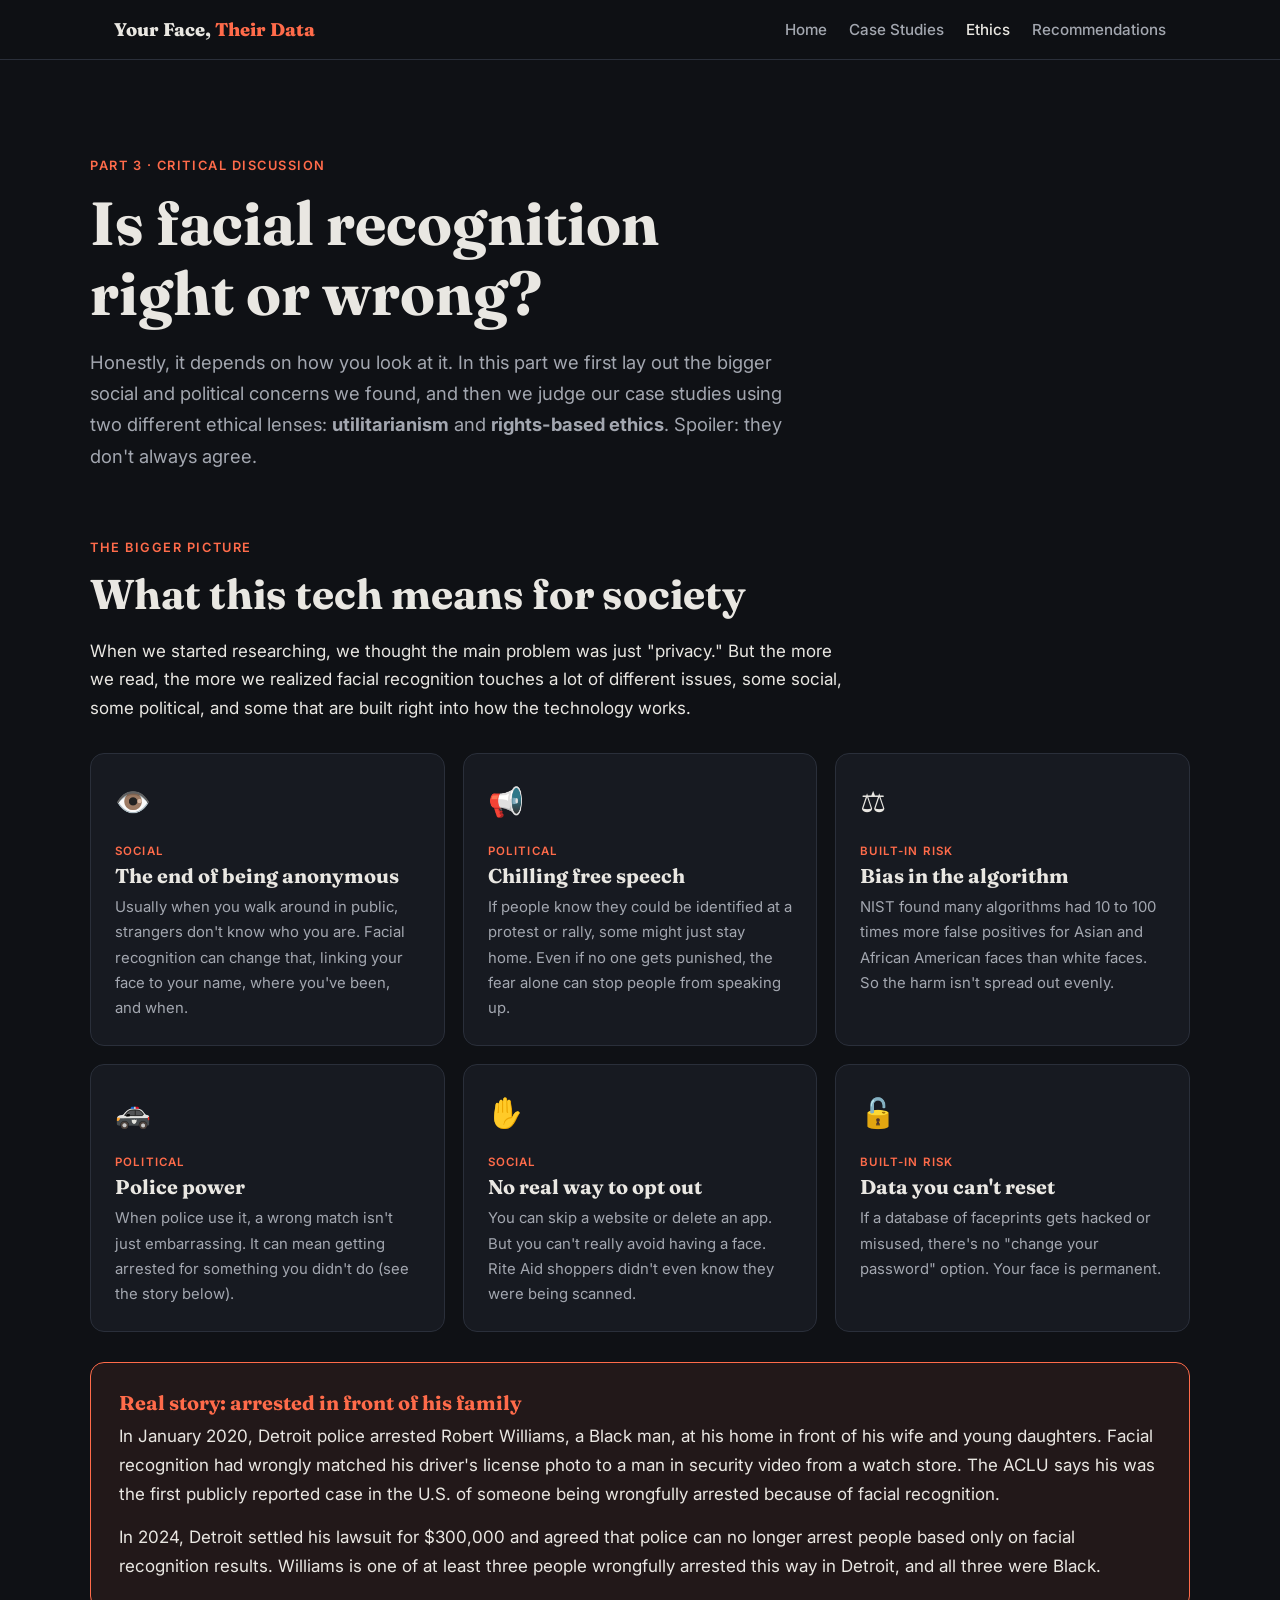
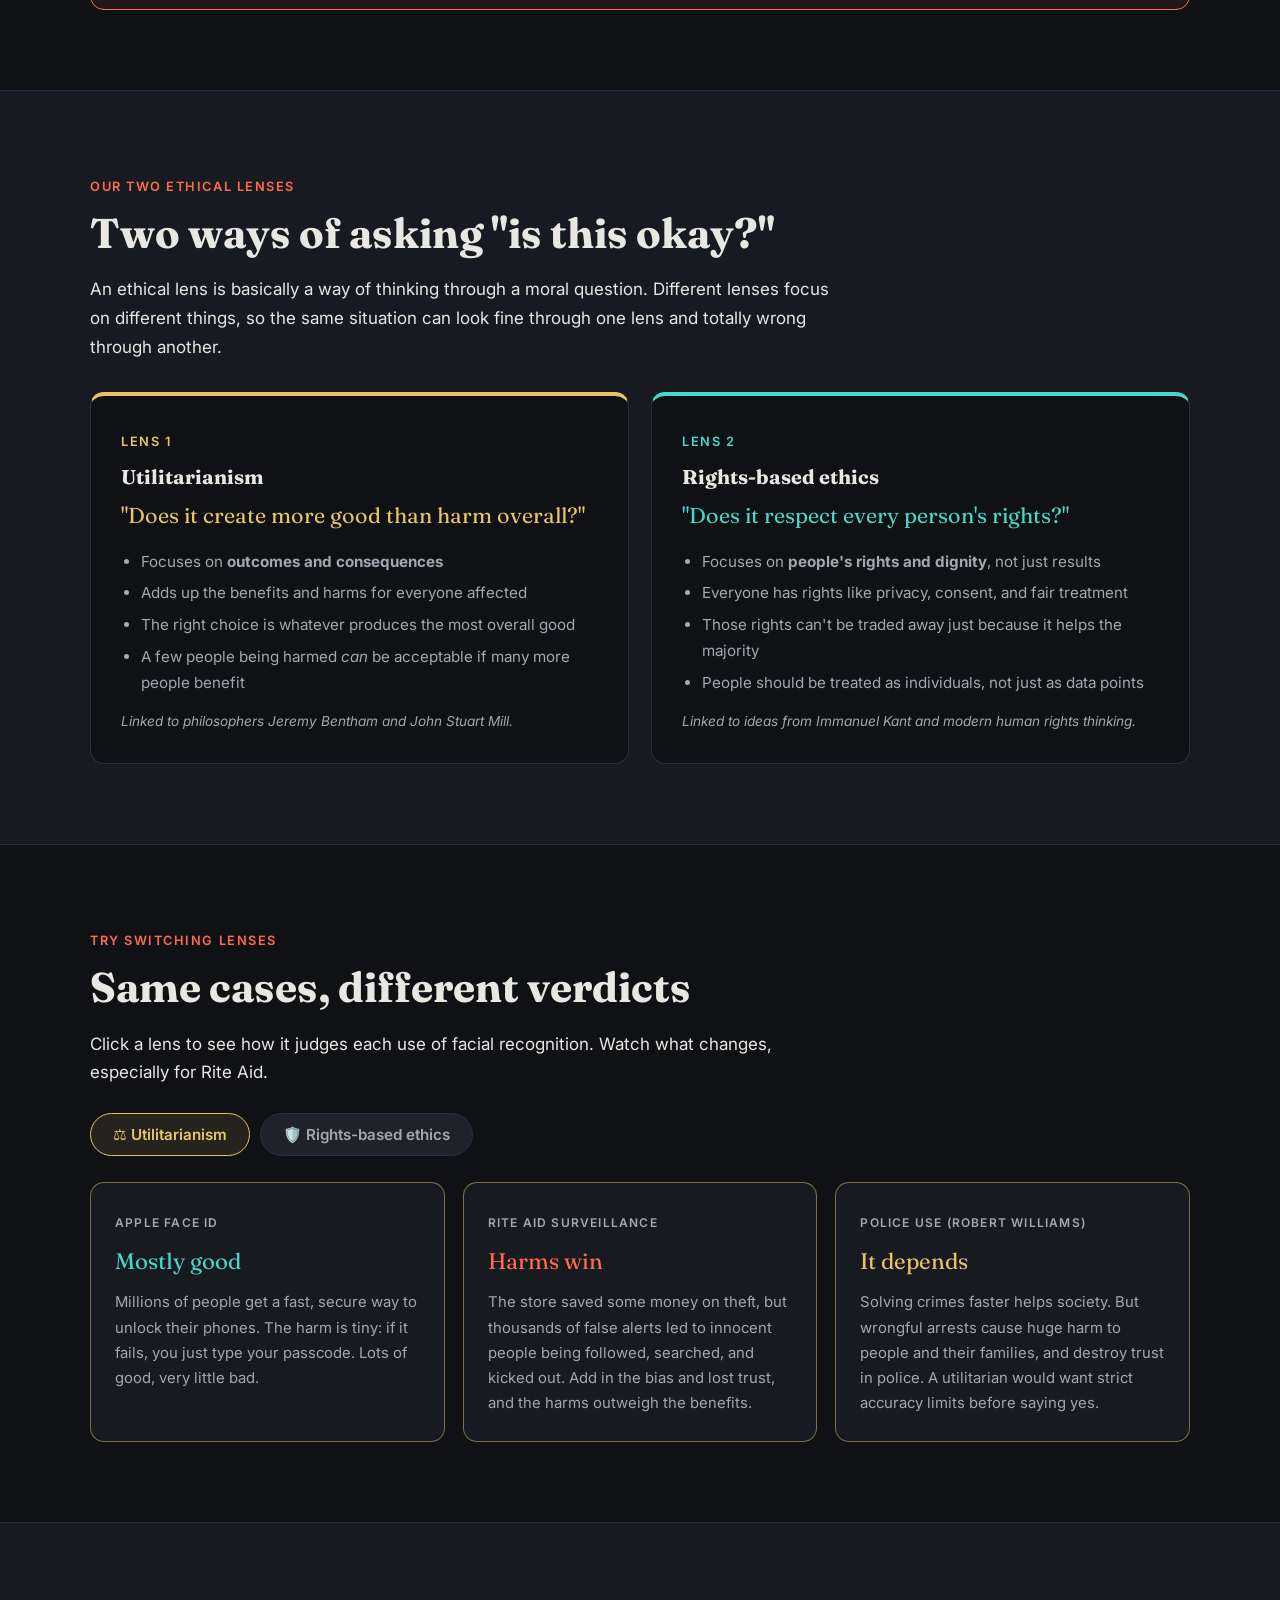
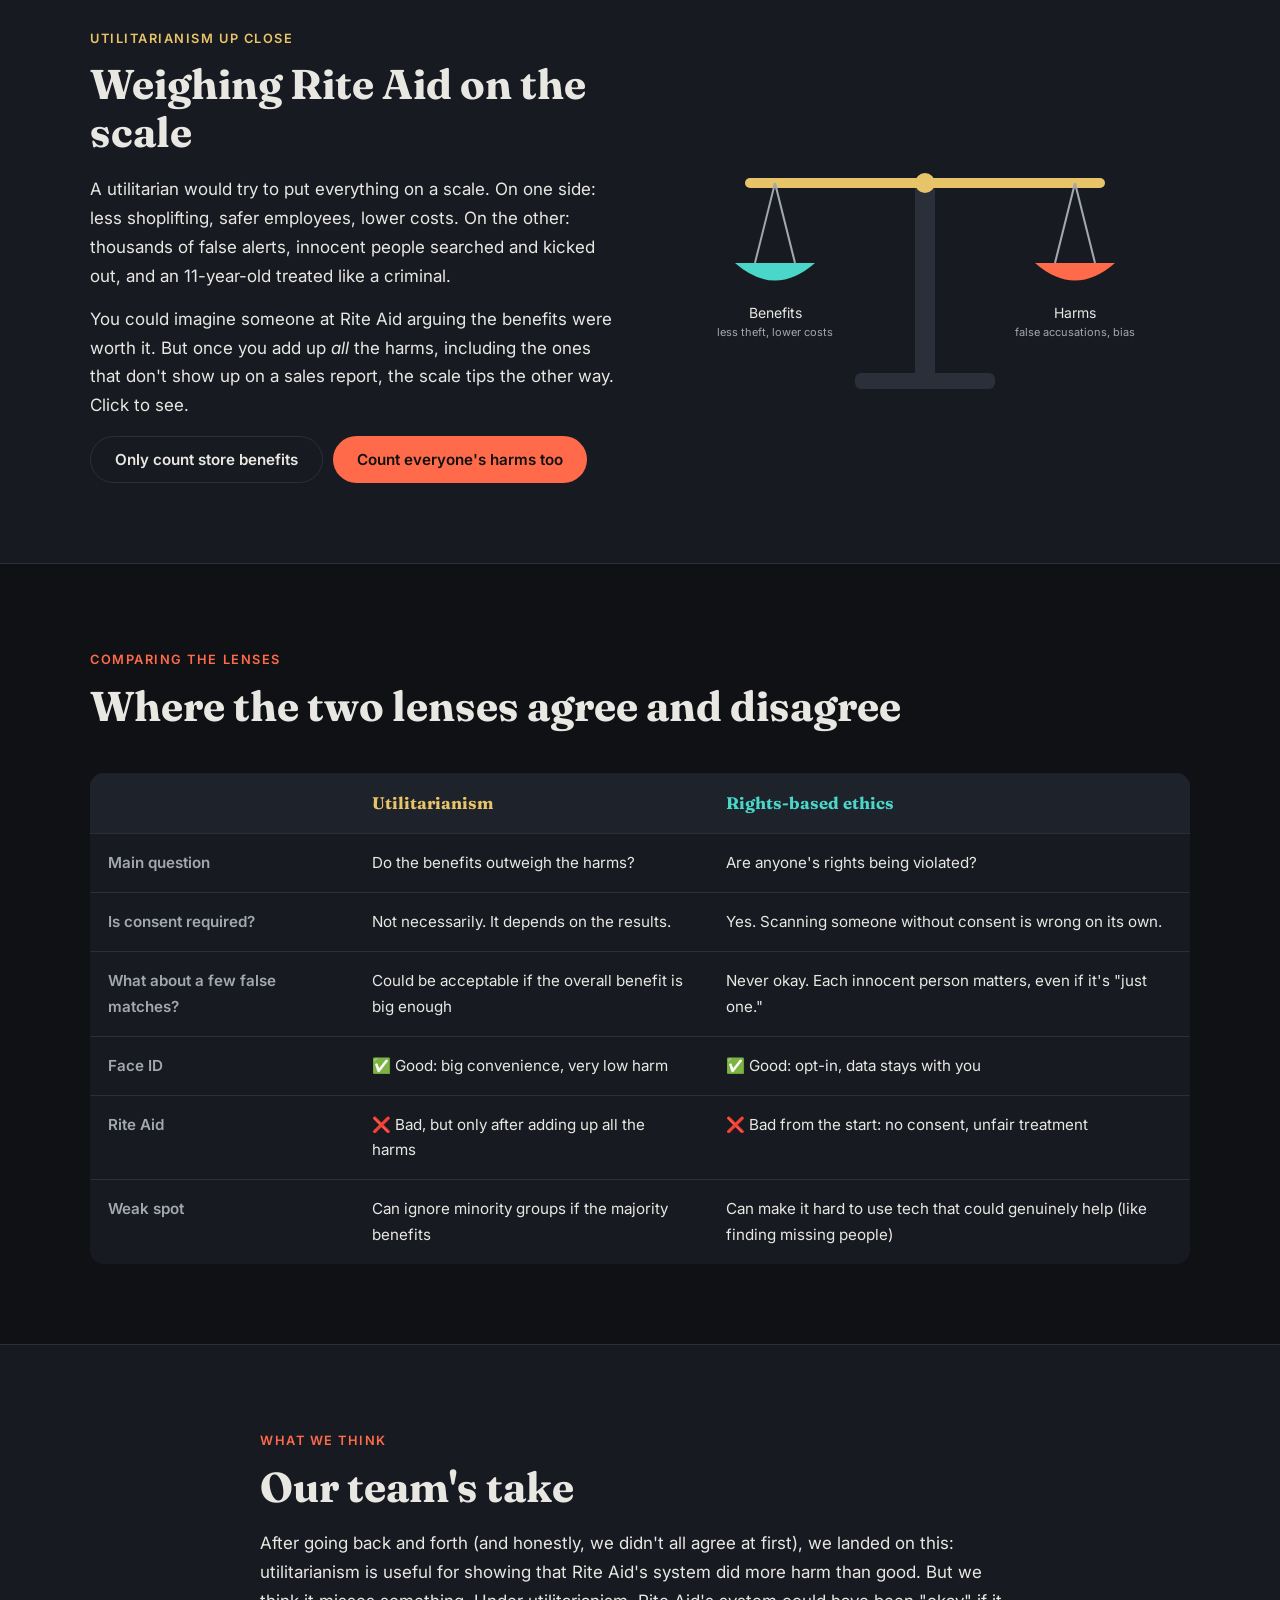
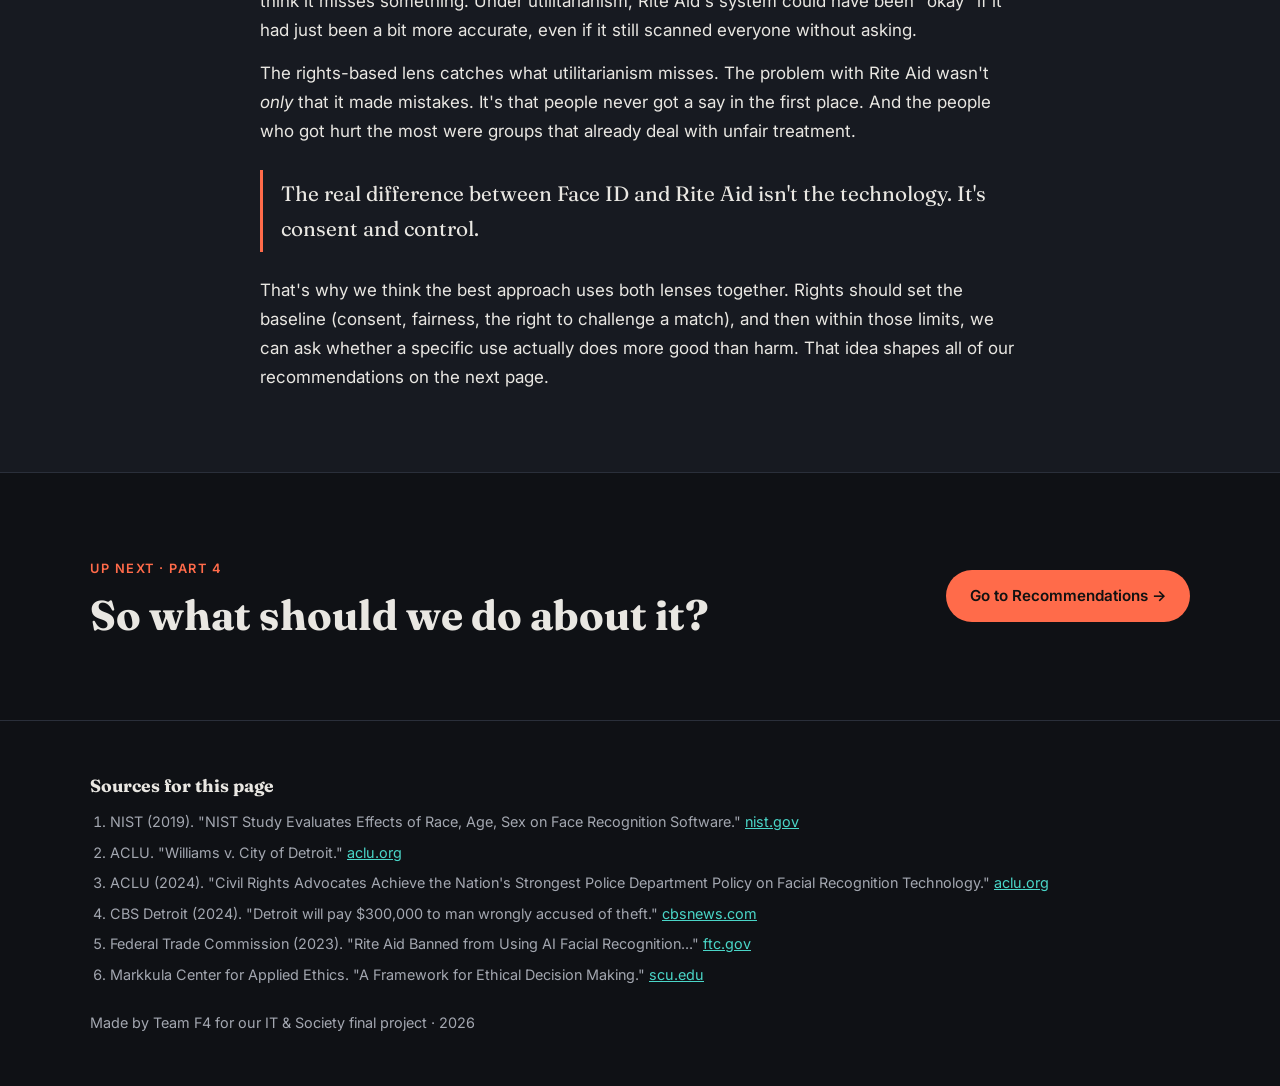
<file: ethics.html>
<!DOCTYPE html>
<html lang="en">
<head>
  <meta charset="UTF-8">
  <meta name="viewport" content="width=device-width, initial-scale=1.0">
  <title>Ethics | Your Face, Their Data</title>
  <meta name="description" content="Looking at facial recognition through utilitarianism and rights-based ethics.">
  <link rel="preconnect" href="https://fonts.googleapis.com">
  <link rel="preconnect" href="https://fonts.gstatic.com" crossorigin>
  <link href="https://fonts.googleapis.com/css2?family=Fraunces:opsz,wght@9..144,600;9..144,800&family=Inter:wght@400;500;600&display=swap" rel="stylesheet">

  <style>
    :root {
      --bg: #0f1115; --panel: #171a21; --panel-2: #1e222b;
      --text: #e9e7e2; --muted: #a3a7b0;
      --accent: #ff6b4a; --accent-2: #4ad6c8; --gold: #e8c468; --line: #2a2f3a; --radius: 14px;
    }
    * { box-sizing: border-box; margin: 0; padding: 0; }
    html { scroll-behavior: smooth; }
    body { font-family: "Inter", system-ui, sans-serif; background: var(--bg); color: var(--text); line-height: 1.7; font-size: 17px; }
    a { color: var(--accent-2); }

    /* NAV */
    nav { position: sticky; top: 0; z-index: 10; background: rgba(15,17,21,0.9); backdrop-filter: blur(8px); border-bottom: 1px solid var(--line); }
    .nav-inner { max-width: 1100px; margin: 0 auto; padding: 14px 24px; display: flex; justify-content: space-between; align-items: center; flex-wrap: wrap; gap: 10px; }
    .logo { font-family: "Fraunces", serif; font-weight: 800; font-size: 1.15rem; color: var(--text); text-decoration: none; }
    .logo span { color: var(--accent); }
    .nav-links { display: flex; gap: 22px; list-style: none; flex-wrap: wrap; }
    .nav-links a { color: var(--muted); text-decoration: none; font-size: 0.95rem; font-weight: 500; }
    .nav-links a:hover, .nav-links a.active { color: var(--text); }

    /* LAYOUT */
    section { padding: 80px 24px; }
    .wrap { max-width: 1100px; margin: 0 auto; }
    .narrow { max-width: 760px; }
    h1, h2, h3 { font-family: "Fraunces", serif; line-height: 1.15; }
    h1 { font-size: clamp(2.4rem, 5.5vw, 3.8rem); margin-bottom: 18px; }
    h2 { font-size: clamp(1.9rem, 4vw, 2.6rem); margin-bottom: 18px; }
    h3 { font-size: 1.25rem; margin-bottom: 8px; }
    p + p { margin-top: 14px; }
    .eyebrow { display: inline-block; font-size: 0.8rem; letter-spacing: 0.12em; text-transform: uppercase; color: var(--accent); font-weight: 600; margin-bottom: 12px; }
    .muted { color: var(--muted); }
    .alt { background: var(--panel); border-top: 1px solid var(--line); border-bottom: 1px solid var(--line); }
    .page-head { padding: 90px 24px 50px; }
    .page-head p.lead { font-size: 1.15rem; color: var(--muted); max-width: 700px; }

    /* IMPLICATIONS GRID */
    .impl-grid { display: grid; grid-template-columns: repeat(3, 1fr); gap: 18px; margin-top: 30px; }
    .impl { background: var(--panel); border: 1px solid var(--line); border-radius: var(--radius); padding: 24px; }
    .impl .icon { font-size: 1.8rem; display: block; margin-bottom: 8px; }
    .impl .kind { font-size: 0.72rem; text-transform: uppercase; letter-spacing: .1em; color: var(--accent); font-weight: 600; }
    .impl p { color: var(--muted); font-size: 0.93rem; margin-top: 6px; }

    /* STORY */
    .story { background: rgba(255,107,74,.08); border: 1px solid var(--accent); border-radius: var(--radius); padding: 28px; margin-top: 30px; }
    .story h3 { color: var(--accent); }

    /* LENS CARDS */
    .lens-grid { display: grid; grid-template-columns: 1fr 1fr; gap: 22px; margin-top: 30px; }
    .lens { border-radius: var(--radius); padding: 30px; border: 1px solid var(--line); background: var(--bg); }
    .lens.util { border-top: 4px solid var(--gold); }
    .lens.rights { border-top: 4px solid var(--accent-2); }
    .lens .q { font-family: "Fraunces", serif; font-size: 1.35rem; margin: 10px 0 14px; }
    .lens.util .q { color: var(--gold); }
    .lens.rights .q { color: var(--accent-2); }
    .lens ul { padding-left: 20px; color: var(--muted); font-size: 0.95rem; }
    .lens li { margin-bottom: 6px; }
    .lens .who { font-size: 0.85rem; color: var(--muted); margin-top: 14px; font-style: italic; }

    /* LENS SWITCHER */
    .switcher { display: flex; gap: 10px; flex-wrap: wrap; margin: 26px 0; }
    .sw { padding: 11px 22px; border-radius: 999px; border: 1px solid var(--line); background: var(--panel-2); color: var(--muted); cursor: pointer; font-family: inherit; font-size: 0.95rem; font-weight: 600; }
    .sw.on.util { border-color: var(--gold); color: var(--gold); background: rgba(232,196,104,.1); }
    .sw.on.rights { border-color: var(--accent-2); color: var(--accent-2); background: rgba(74,214,200,.1); }
    .verdicts { display: grid; grid-template-columns: repeat(3, 1fr); gap: 18px; }
    .verdict { background: var(--panel); border: 1px solid var(--line); border-radius: var(--radius); padding: 24px; transition: border-color .3s; }
    .verdict .case { font-size: 0.75rem; text-transform: uppercase; letter-spacing: .1em; color: var(--muted); font-weight: 600; }
    .verdict .call { font-family: "Fraunces", serif; font-size: 1.4rem; margin: 6px 0 10px; }
    .verdict p { color: var(--muted); font-size: 0.93rem; }
    .call.yes { color: var(--accent-2); }
    .call.mixed { color: var(--gold); }
    .call.no { color: var(--accent); }

    /* SCALE */
    .scale-wrap { display: grid; grid-template-columns: 1fr 1fr; gap: 40px; align-items: center; margin-top: 20px; }
    .scale-svg { width: 100%; max-width: 440px; display: block; margin: 0 auto; }
    #beam { transition: transform 1s ease; transform-origin: 220px 90px; }
    .scale-btns { display: flex; gap: 10px; flex-wrap: wrap; margin-top: 16px; }

    /* AGREE TABLE */
    .compare { width: 100%; border-collapse: collapse; margin-top: 24px; background: var(--panel); border-radius: var(--radius); overflow: hidden; }
    .compare th, .compare td { padding: 16px 18px; text-align: left; border-bottom: 1px solid var(--line); vertical-align: top; font-size: 0.95rem; }
    .compare th { font-family: "Fraunces", serif; font-size: 1.05rem; background: var(--panel-2); }
    .compare th.util { color: var(--gold); }
    .compare th.rights { color: var(--accent-2); }
    .compare td:first-child { color: var(--muted); font-weight: 600; width: 24%; }
    .compare tr:last-child td { border-bottom: none; }

    blockquote { border-left: 3px solid var(--accent); padding: 6px 0 6px 18px; margin: 24px 0; font-family: "Fraunces", serif; font-size: 1.3rem; }

    .next { display: flex; justify-content: space-between; align-items: center; gap: 20px; flex-wrap: wrap; }
    .btn { display: inline-block; padding: 13px 24px; border-radius: 999px; background: var(--accent); color: #111; font-weight: 600; text-decoration: none; border: none; cursor: pointer; font-family: inherit; font-size: 0.95rem; }
    .btn.ghost { background: transparent; color: var(--text); border: 1px solid var(--line); }

    footer { border-top: 1px solid var(--line); padding: 50px 24px; font-size: 0.9rem; color: var(--muted); }
    footer h4 { color: var(--text); margin-bottom: 10px; font-family: "Fraunces", serif; font-size: 1.1rem; }
    footer ol { padding-left: 20px; }
    footer li { margin-bottom: 6px; }

    .reveal { opacity: 0; transform: translateY(24px); transition: opacity .7s ease, transform .7s ease; }
    .reveal.visible { opacity: 1; transform: none; }

    @media (max-width: 860px) {
      .impl-grid, .lens-grid, .verdicts, .scale-wrap { grid-template-columns: 1fr; }
      .compare th, .compare td { padding: 12px; font-size: 0.88rem; }
    }
    @media (prefers-reduced-motion: reduce) { .reveal { opacity: 1; transform: none; } #beam { transition: none; } }
  </style>
</head>
<body>

  <!-- ================= NAV ================= -->
  <nav aria-label="Main navigation">
    <div class="nav-inner">
      <a href="index.html" class="logo">Your Face, <span>Their Data</span></a>
      <ul class="nav-links">
        <li><a href="index.html">Home</a></li>
        <li><a href="case-studies.html">Case Studies</a></li>
        <li><a href="ethics.html" class="active">Ethics</a></li>
        <li><a href="recommendations.html">Recommendations</a></li>
      </ul>
    </div>
  </nav>

  <main>

    <!-- ================= HEADER ================= -->
    <header class="page-head">
      <div class="wrap">
        <span class="eyebrow">Part 3 · Critical discussion</span>
        <h1>Is facial recognition<br>right or wrong?</h1>
        <p class="lead">
          Honestly, it depends on how you look at it. In this part we first lay out the bigger social and political
          concerns we found, and then we judge our case studies using two different ethical lenses:
          <strong>utilitarianism</strong> and <strong>rights-based ethics</strong>. Spoiler: they don't always agree.
        </p>
      </div>
    </header>

    <!-- ================= SOCIAL IMPLICATIONS ================= -->
    <section style="padding-top:10px;">
      <div class="wrap">
        <div class="narrow reveal">
          <span class="eyebrow">The bigger picture</span>
          <h2>What this tech means for society</h2>
          <p>
            When we started researching, we thought the main problem was just "privacy." But the more we read, the more
            we realized facial recognition touches a lot of different issues, some social, some political, and some that
            are built right into how the technology works.
          </p>
        </div>

        <div class="impl-grid reveal">
          <div class="impl">
            <span class="icon" aria-hidden="true">👁️</span>
            <span class="kind">Social</span>
            <h3>The end of being anonymous</h3>
            <p>Usually when you walk around in public, strangers don't know who you are. Facial recognition can change that, linking your face to your name, where you've been, and when.</p>
          </div>
          <div class="impl">
            <span class="icon" aria-hidden="true">📢</span>
            <span class="kind">Political</span>
            <h3>Chilling free speech</h3>
            <p>If people know they could be identified at a protest or rally, some might just stay home. Even if no one gets punished, the fear alone can stop people from speaking up.</p>
          </div>
          <div class="impl">
            <span class="icon" aria-hidden="true">⚖️</span>
            <span class="kind">Built-in risk</span>
            <h3>Bias in the algorithm</h3>
            <p>NIST found many algorithms had 10 to 100 times more false positives for Asian and African American faces than white faces. So the harm isn't spread out evenly.</p>
          </div>
          <div class="impl">
            <span class="icon" aria-hidden="true">🚓</span>
            <span class="kind">Political</span>
            <h3>Police power</h3>
            <p>When police use it, a wrong match isn't just embarrassing. It can mean getting arrested for something you didn't do (see the story below).</p>
          </div>
          <div class="impl">
            <span class="icon" aria-hidden="true">✋</span>
            <span class="kind">Social</span>
            <h3>No real way to opt out</h3>
            <p>You can skip a website or delete an app. But you can't really avoid having a face. Rite Aid shoppers didn't even know they were being scanned.</p>
          </div>
          <div class="impl">
            <span class="icon" aria-hidden="true">🔓</span>
            <span class="kind">Built-in risk</span>
            <h3>Data you can't reset</h3>
            <p>If a database of faceprints gets hacked or misused, there's no "change your password" option. Your face is permanent.</p>
          </div>
        </div>

        <div class="story reveal">
          <h3>Real story: arrested in front of his family</h3>
          <p>
            In January 2020, Detroit police arrested Robert Williams, a Black man, at his home in front of his wife and young
            daughters. Facial recognition had wrongly matched his driver's license photo to a man in security video from a
            watch store. The ACLU says his was the first publicly reported case in the U.S. of someone being wrongfully
            arrested because of facial recognition.
          </p>
          <p>
            In 2024, Detroit settled his lawsuit for $300,000 and agreed that police can no longer arrest people based only on
            facial recognition results. Williams is one of at least three people wrongfully arrested this way in Detroit, and
            all three were Black.
          </p>
        </div>
      </div>
    </section>

    <!-- ================= THE TWO LENSES ================= -->
    <section class="alt">
      <div class="wrap">
        <div class="narrow reveal">
          <span class="eyebrow">Our two ethical lenses</span>
          <h2>Two ways of asking "is this okay?"</h2>
          <p>
            An ethical lens is basically a way of thinking through a moral question. Different lenses focus on different things,
            so the same situation can look fine through one lens and totally wrong through another.
          </p>
        </div>

        <div class="lens-grid reveal">
          <div class="lens util">
            <span class="eyebrow" style="color:var(--gold);">Lens 1</span>
            <h3>Utilitarianism</h3>
            <p class="q">"Does it create more good than harm overall?"</p>
            <ul>
              <li>Focuses on <strong>outcomes and consequences</strong></li>
              <li>Adds up the benefits and harms for everyone affected</li>
              <li>The right choice is whatever produces the most overall good</li>
              <li>A few people being harmed <em>can</em> be acceptable if many more people benefit</li>
            </ul>
            <p class="who">Linked to philosophers Jeremy Bentham and John Stuart Mill.</p>
          </div>
          <div class="lens rights">
            <span class="eyebrow" style="color:var(--accent-2);">Lens 2</span>
            <h3>Rights-based ethics</h3>
            <p class="q">"Does it respect every person's rights?"</p>
            <ul>
              <li>Focuses on <strong>people's rights and dignity</strong>, not just results</li>
              <li>Everyone has rights like privacy, consent, and fair treatment</li>
              <li>Those rights can't be traded away just because it helps the majority</li>
              <li>People should be treated as individuals, not just as data points</li>
            </ul>
            <p class="who">Linked to ideas from Immanuel Kant and modern human rights thinking.</p>
          </div>
        </div>
      </div>
    </section>

    <!-- ================= INTERACTIVE LENS SWITCHER ================= -->
    <section>
      <div class="wrap">
        <div class="narrow reveal">
          <span class="eyebrow">Try switching lenses</span>
          <h2>Same cases, different verdicts</h2>
          <p>
            Click a lens to see how it judges each use of facial recognition. Watch what changes, especially for Rite Aid.
          </p>
        </div>

        <div class="switcher reveal" role="group" aria-label="Choose an ethical lens">
          <button class="sw util on" data-lens="util">⚖️ Utilitarianism</button>
          <button class="sw rights" data-lens="rights">🛡️ Rights-based ethics</button>
        </div>

        <div class="verdicts reveal" aria-live="polite">
          <div class="verdict">
            <span class="case">Apple Face ID</span>
            <div class="call" id="v1-call"></div>
            <p id="v1-text"></p>
          </div>
          <div class="verdict">
            <span class="case">Rite Aid surveillance</span>
            <div class="call" id="v2-call"></div>
            <p id="v2-text"></p>
          </div>
          <div class="verdict">
            <span class="case">Police use (Robert Williams)</span>
            <div class="call" id="v3-call"></div>
            <p id="v3-text"></p>
          </div>
        </div>
      </div>
    </section>

    <!-- ================= THE SCALE ================= -->
    <section class="alt">
      <div class="wrap scale-wrap">
        <div class="reveal">
          <span class="eyebrow" style="color:var(--gold);">Utilitarianism up close</span>
          <h2>Weighing Rite Aid on the scale</h2>
          <p>
            A utilitarian would try to put everything on a scale. On one side: less shoplifting, safer employees, lower
            costs. On the other: thousands of false alerts, innocent people searched and kicked out, and an 11-year-old
            treated like a criminal.
          </p>
          <p>
            You could imagine someone at Rite Aid arguing the benefits were worth it. But once you add up <em>all</em> the
            harms, including the ones that don't show up on a sales report, the scale tips the other way. Click to see.
          </p>
          <div class="scale-btns">
            <button class="btn ghost" id="showBenefits">Only count store benefits</button>
            <button class="btn" id="showAll">Count everyone's harms too</button>
          </div>
        </div>

        <svg class="scale-svg reveal" viewBox="0 0 440 320" role="img" aria-label="A balance scale weighing benefits against harms">
          <rect x="210" y="90" width="20" height="190" fill="#2a2f3a"/>
          <rect x="150" y="280" width="140" height="16" rx="6" fill="#2a2f3a"/>
          <circle cx="220" cy="90" r="10" fill="#e8c468"/>
          <g id="beam">
            <rect x="40" y="85" width="360" height="10" rx="5" fill="#e8c468"/>
            <!-- left pan: benefits -->
            <line x1="70" y1="90" x2="50" y2="170" stroke="#a3a7b0" stroke-width="2"/>
            <line x1="70" y1="90" x2="90" y2="170" stroke="#a3a7b0" stroke-width="2"/>
            <path d="M30 170 H110 Q70 205 30 170 Z" fill="#4ad6c8"/>
            <text x="70" y="225" text-anchor="middle" fill="#e9e7e2" font-size="14" font-family="Inter">Benefits</text>
            <text x="70" y="243" text-anchor="middle" fill="#a3a7b0" font-size="11" font-family="Inter">less theft, lower costs</text>
            <!-- right pan: harms -->
            <line x1="370" y1="90" x2="350" y2="170" stroke="#a3a7b0" stroke-width="2"/>
            <line x1="370" y1="90" x2="390" y2="170" stroke="#a3a7b0" stroke-width="2"/>
            <path d="M330 170 H410 Q370 205 330 170 Z" fill="#ff6b4a"/>
            <text x="370" y="225" text-anchor="middle" fill="#e9e7e2" font-size="14" font-family="Inter">Harms</text>
            <text x="370" y="243" text-anchor="middle" fill="#a3a7b0" font-size="11" font-family="Inter" id="harmLabel">false accusations, bias</text>
          </g>
        </svg>
      </div>
    </section>

    <!-- ================= AGREE / DISAGREE ================= -->
    <section>
      <div class="wrap reveal">
        <span class="eyebrow">Comparing the lenses</span>
        <h2>Where the two lenses agree and disagree</h2>
        <div style="overflow-x:auto;">
          <table class="compare">
            <thead>
              <tr><th></th><th class="util">Utilitarianism</th><th class="rights">Rights-based ethics</th></tr>
            </thead>
            <tbody>
              <tr><td>Main question</td><td>Do the benefits outweigh the harms?</td><td>Are anyone's rights being violated?</td></tr>
              <tr><td>Is consent required?</td><td>Not necessarily. It depends on the results.</td><td>Yes. Scanning someone without consent is wrong on its own.</td></tr>
              <tr><td>What about a few false matches?</td><td>Could be acceptable if the overall benefit is big enough</td><td>Never okay. Each innocent person matters, even if it's "just one."</td></tr>
              <tr><td>Face ID</td><td>✅ Good: big convenience, very low harm</td><td>✅ Good: opt-in, data stays with you</td></tr>
              <tr><td>Rite Aid</td><td>❌ Bad, but only after adding up all the harms</td><td>❌ Bad from the start: no consent, unfair treatment</td></tr>
              <tr><td>Weak spot</td><td>Can ignore minority groups if the majority benefits</td><td>Can make it hard to use tech that could genuinely help (like finding missing people)</td></tr>
            </tbody>
          </table>
        </div>
      </div>
    </section>

    <!-- ================= OUR TAKE ================= -->
    <section class="alt">
      <div class="wrap narrow reveal">
        <span class="eyebrow">What we think</span>
        <h2>Our team's take</h2>
        <p>
          After going back and forth (and honestly, we didn't all agree at first), we landed on this: utilitarianism is
          useful for showing that Rite Aid's system did more harm than good. But we think it misses something. Under
          utilitarianism, Rite Aid's system could have been "okay" if it had just been a bit more accurate, even if it still
          scanned everyone without asking.
        </p>
        <p>
          The rights-based lens catches what utilitarianism misses. The problem with Rite Aid wasn't <em>only</em> that it made
          mistakes. It's that people never got a say in the first place. And the people who got hurt the most were groups that
          already deal with unfair treatment.
        </p>
        <blockquote>The real difference between Face ID and Rite Aid isn't the technology. It's consent and control.</blockquote>
        <p>
          That's why we think the best approach uses both lenses together. Rights should set the baseline (consent, fairness,
          the right to challenge a match), and then within those limits, we can ask whether a specific use actually does more
          good than harm. That idea shapes all of our recommendations on the next page.
        </p>
      </div>
    </section>

    <!-- ================= NEXT ================= -->
    <section>
      <div class="wrap next reveal">
        <div>
          <span class="eyebrow">Up next · Part 4</span>
          <h2 style="margin-bottom:0;">So what should we do about it?</h2>
        </div>
        <a href="recommendations.html" class="btn">Go to Recommendations →</a>
      </div>
    </section>

  </main>

  <!-- ================= FOOTER ================= -->
  <footer>
    <div class="wrap">
      <h4>Sources for this page</h4>
      <ol>
        <li>NIST (2019). "NIST Study Evaluates Effects of Race, Age, Sex on Face Recognition Software." <a href="https://www.nist.gov/news-events/news/2019/12/nist-study-evaluates-effects-race-age-sex-face-recognition-software" target="_blank" rel="noopener">nist.gov</a></li>
        <li>ACLU. "Williams v. City of Detroit." <a href="https://aclu.org/cases/williams-v-city-of-detroit-face-recognition-false-arrest" target="_blank" rel="noopener">aclu.org</a></li>
        <li>ACLU (2024). "Civil Rights Advocates Achieve the Nation's Strongest Police Department Policy on Facial Recognition Technology." <a href="https://aclu.org/press-releases/civil-rights-advocates-achieve-the-nations-strongest-police-department-policy-on-facial-recognition-technology" target="_blank" rel="noopener">aclu.org</a></li>
        <li>CBS Detroit (2024). "Detroit will pay $300,000 to man wrongly accused of theft." <a href="https://www.cbsnews.com/detroit/news/detroit-will-300000-to-man-wrongly-accused-of-theft" target="_blank" rel="noopener">cbsnews.com</a></li>
        <li>Federal Trade Commission (2023). "Rite Aid Banned from Using AI Facial Recognition..." <a href="https://www.ftc.gov/news-events/news/press-releases/2023/12/rite-aid-banned-using-ai-facial-recognition-after-ftc-says-retailer-deployed-technology-without-reasonable-safeguards" target="_blank" rel="noopener">ftc.gov</a></li>
        <li>Markkula Center for Applied Ethics. "A Framework for Ethical Decision Making." <a href="https://www.scu.edu/ethics/ethics-resources/a-framework-for-ethical-decision-making/" target="_blank" rel="noopener">scu.edu</a></li>
      </ol>
      <p style="margin-top:24px;">Made by Team F4 for our IT &amp; Society final project · 2026</p>
    </div>
  </footer>

  <script>
    // Scroll reveal
    const observer = new IntersectionObserver((entries) => {
      entries.forEach(e => { if (e.isIntersecting) e.target.classList.add('visible'); });
    }, { threshold: 0.1 });
    document.querySelectorAll('.reveal').forEach(el => observer.observe(el));

    // Lens switcher
    const verdicts = {
      util: [
        { call: 'Mostly good', cls: 'yes', text: 'Millions of people get a fast, secure way to unlock their phones. The harm is tiny: if it fails, you just type your passcode. Lots of good, very little bad.' },
        { call: 'Harms win', cls: 'no', text: 'The store saved some money on theft, but thousands of false alerts led to innocent people being followed, searched, and kicked out. Add in the bias and lost trust, and the harms outweigh the benefits.' },
        { call: 'It depends', cls: 'mixed', text: 'Solving crimes faster helps society. But wrongful arrests cause huge harm to people and their families, and destroy trust in police. A utilitarian would want strict accuracy limits before saying yes.' }
      ],
      rights: [
        { call: 'Respects rights', cls: 'yes', text: 'You choose to turn it on, you can turn it off, and your data stays on your device. Your consent and privacy are respected.' },
        { call: 'Violates rights', cls: 'no', text: 'Customers never agreed to being scanned and had no way to challenge a false match. Even if the system had been perfectly accurate, scanning people secretly would still be wrong.' },
        { call: 'Violates rights', cls: 'no', text: 'Robert Williams lost his freedom because of a computer\'s guess. People have a right to be treated as innocent until proven guilty, and a face match alone shouldn\'t be enough to take that away.' }
      ]
    };

    function setLens(lens) {
      document.querySelectorAll('.sw').forEach(b => b.classList.toggle('on', b.dataset.lens === lens));
      verdicts[lens].forEach((v, i) => {
        const call = document.getElementById('v' + (i + 1) + '-call');
        call.textContent = v.call;
        call.className = 'call ' + v.cls;
        document.getElementById('v' + (i + 1) + '-text').textContent = v.text;
      });
      document.querySelectorAll('.verdict').forEach(card => {
        card.style.borderColor = lens === 'util' ? 'rgba(232,196,104,.5)' : 'rgba(74,214,200,.5)';
      });
    }
    document.querySelectorAll('.sw').forEach(b => b.addEventListener('click', () => setLens(b.dataset.lens)));
    setLens('util');

    // Scale
    const beam = document.getElementById('beam');
    const harmLabel = document.getElementById('harmLabel');
    document.getElementById('showBenefits').addEventListener('click', () => {
      beam.style.transform = 'rotate(-10deg)';
      harmLabel.textContent = '(ignored)';
    });
    document.getElementById('showAll').addEventListener('click', () => {
      beam.style.transform = 'rotate(12deg)';
      harmLabel.textContent = 'false accusations, bias, lost trust';
    });
  </script>
</body>
</html>
</file>
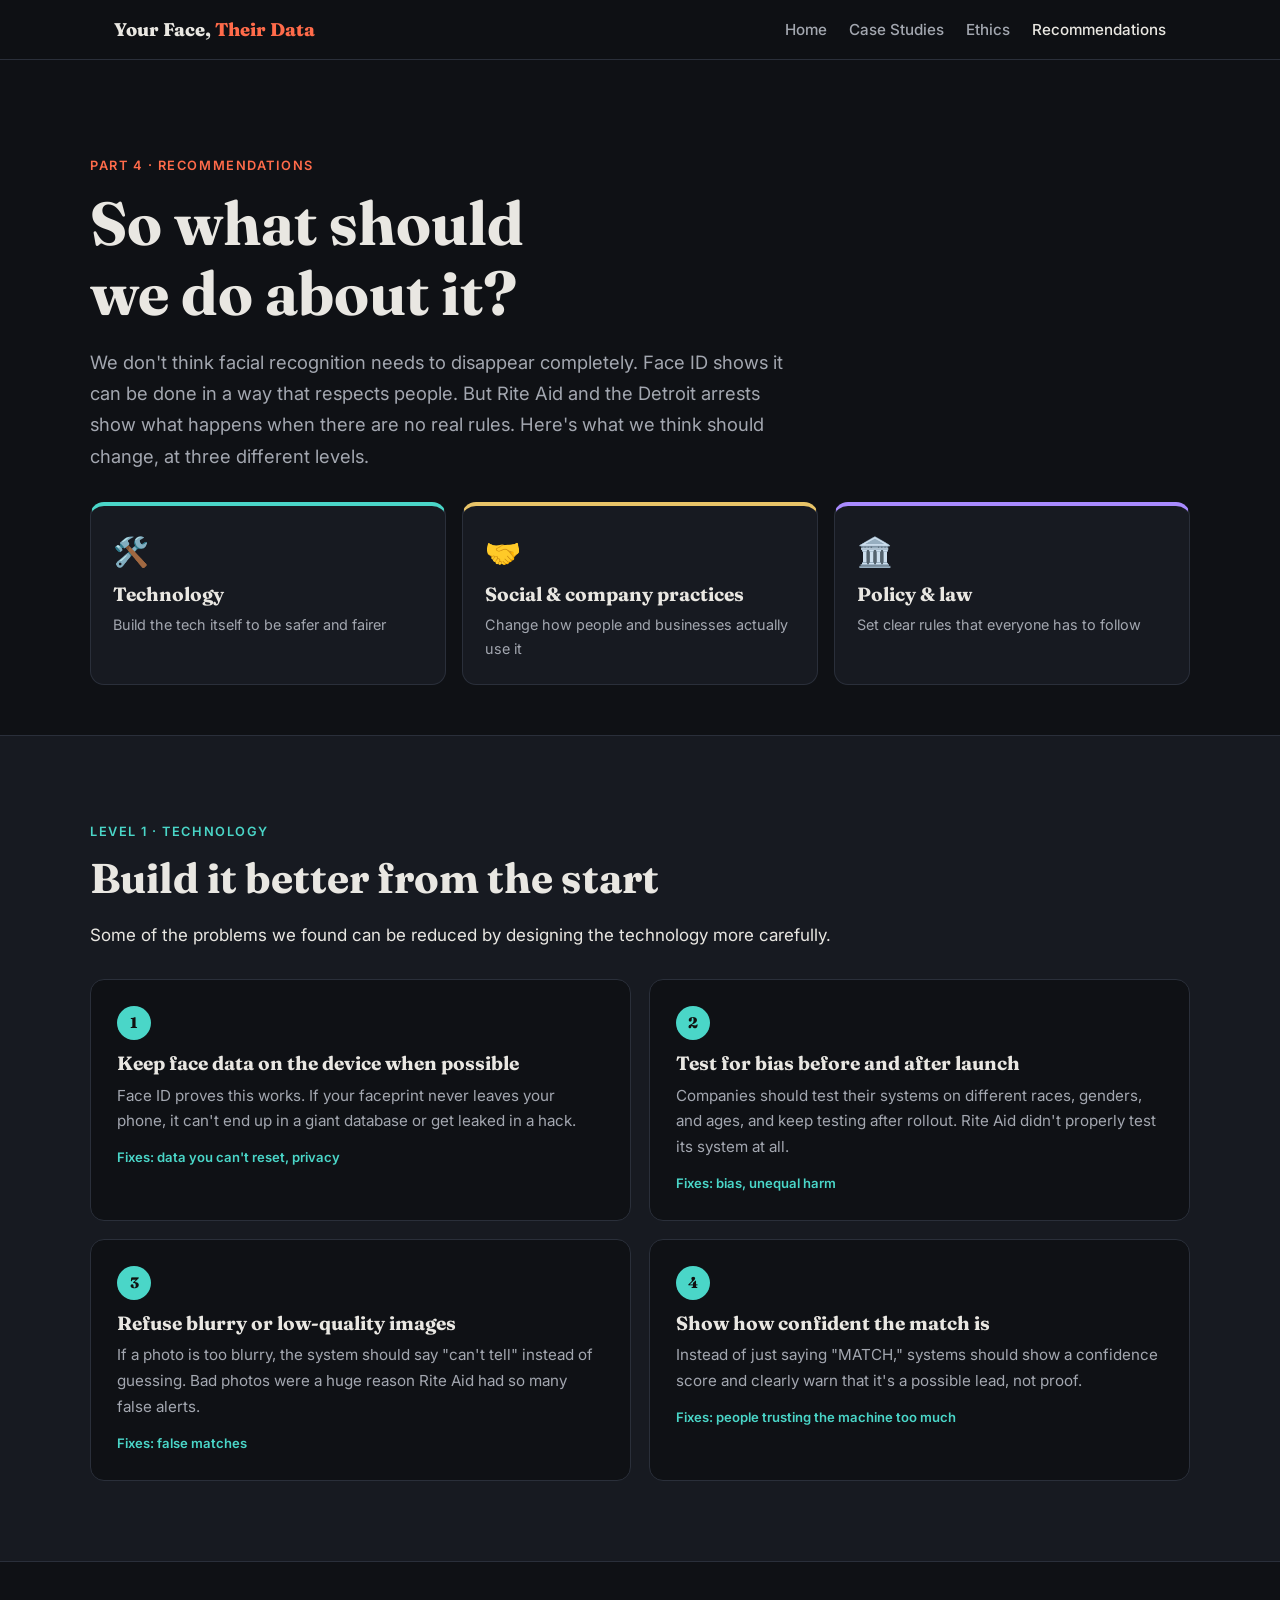
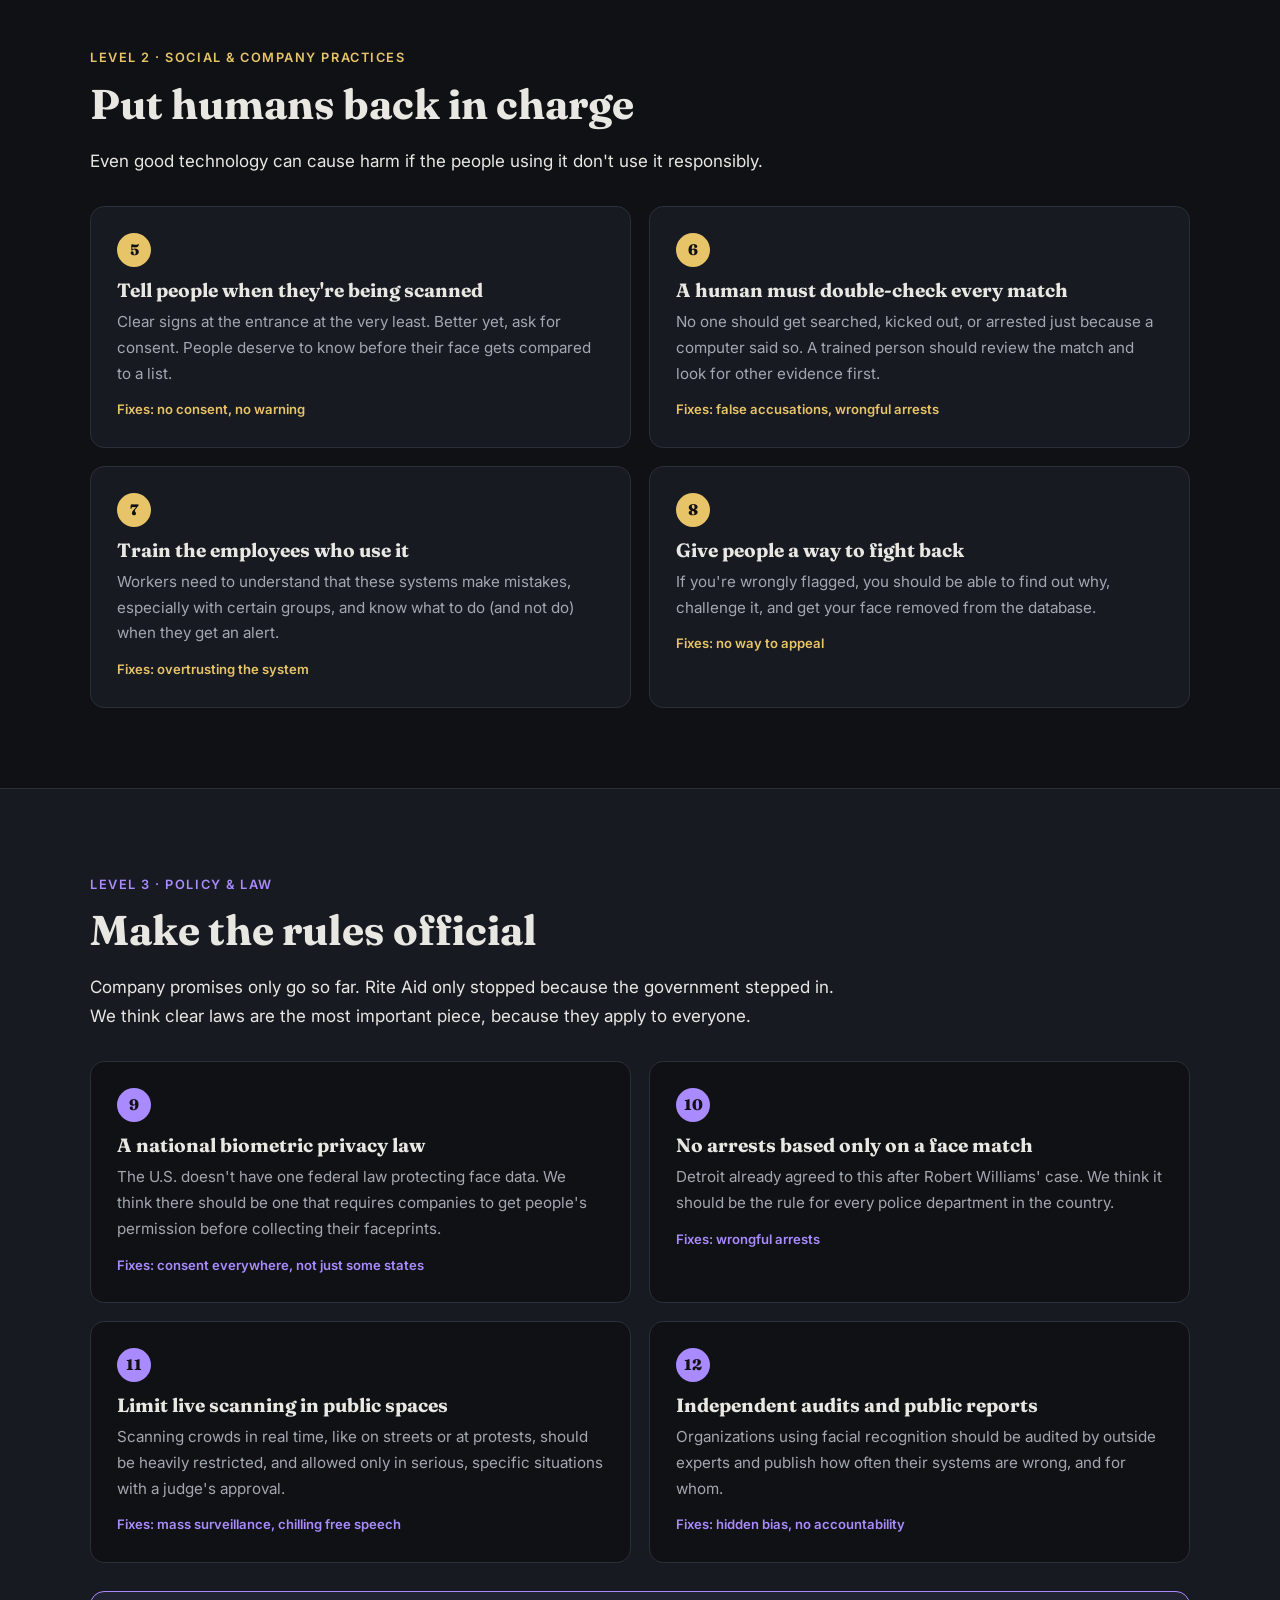
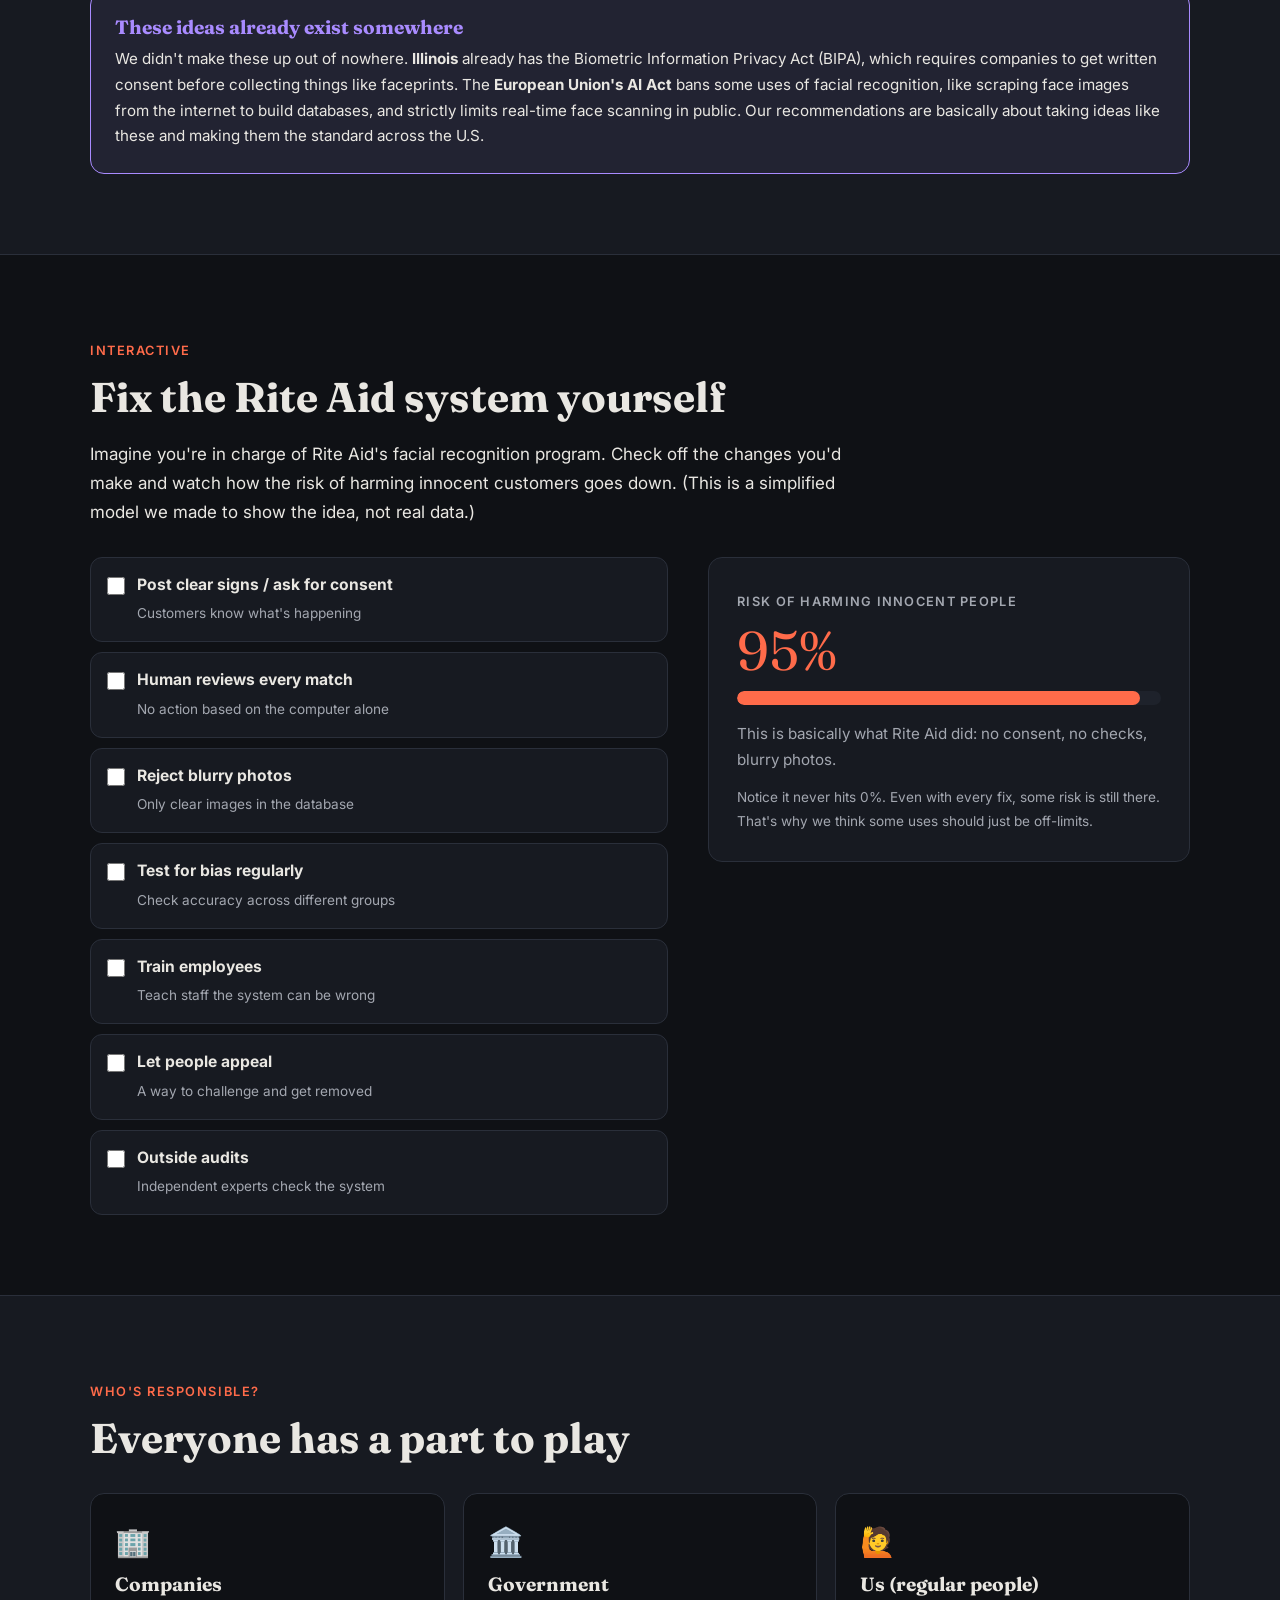
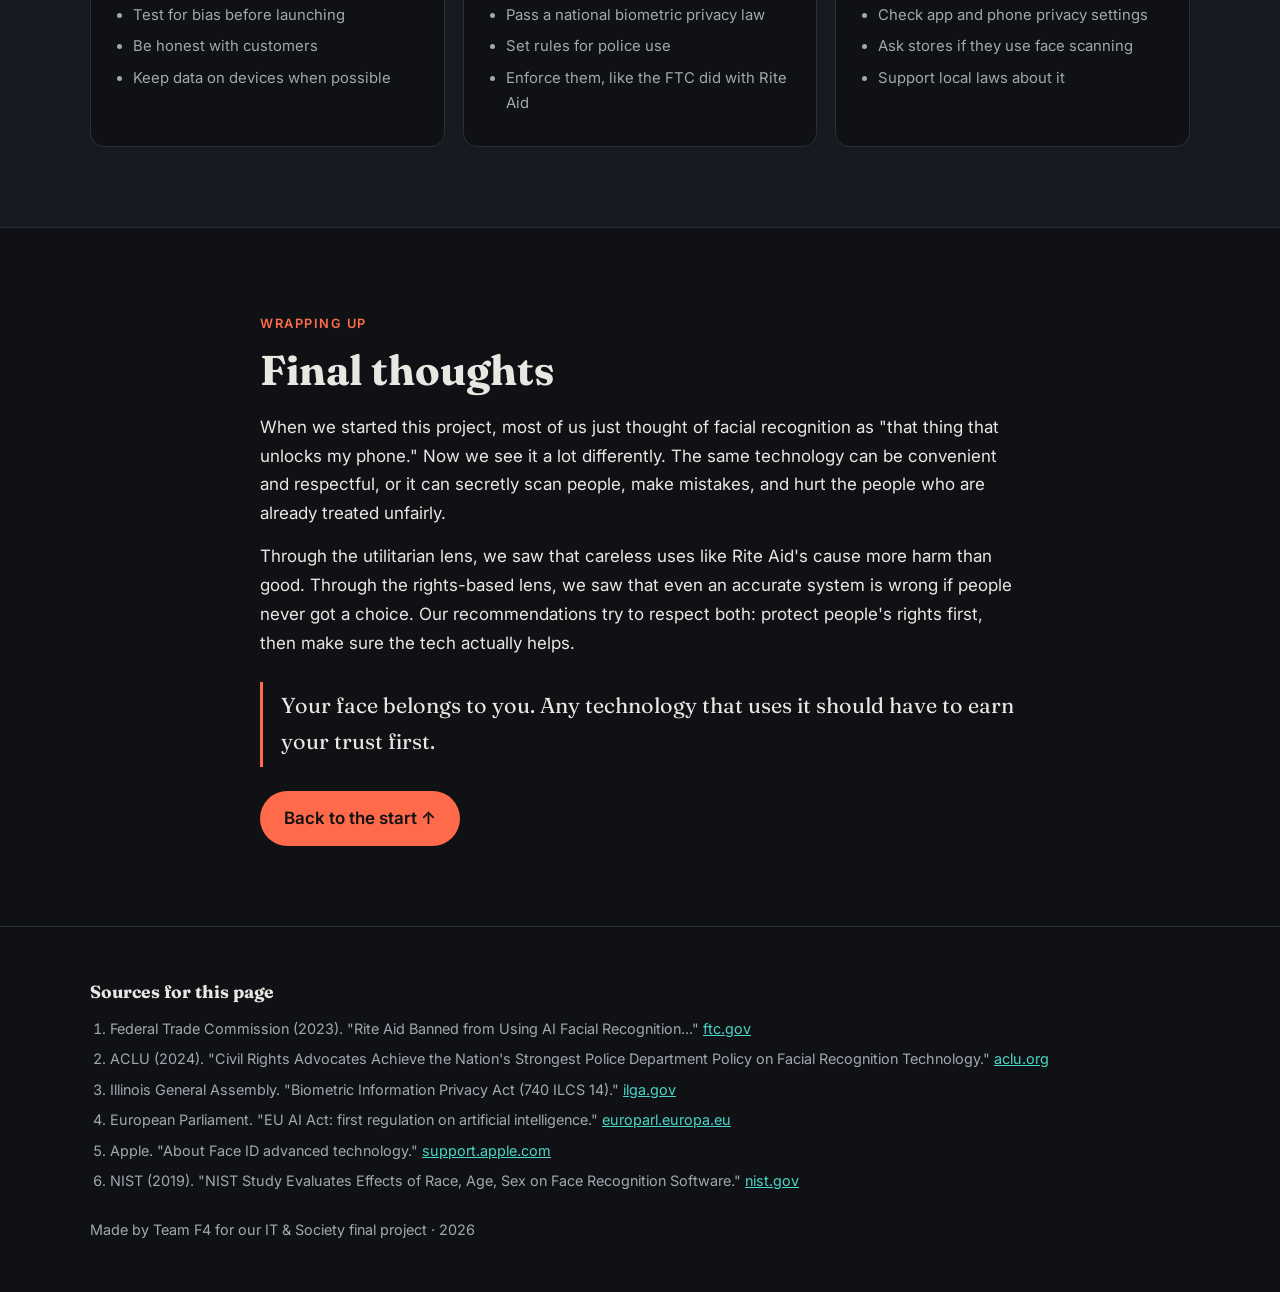
<file: recommendations.html>
<!DOCTYPE html>
<html lang="en">
<head>
  <meta charset="UTF-8">
  <meta name="viewport" content="width=device-width, initial-scale=1.0">
  <title>Recommendations | Your Face, Their Data</title>
  <meta name="description" content="Our recommendations for using facial recognition with less harm: technology, social, and policy strategies.">
  <link rel="preconnect" href="https://fonts.googleapis.com">
  <link rel="preconnect" href="https://fonts.gstatic.com" crossorigin>
  <link href="https://fonts.googleapis.com/css2?family=Fraunces:opsz,wght@9..144,600;9..144,800&family=Inter:wght@400;500;600&display=swap" rel="stylesheet">

  <style>
    :root {
      --bg: #0f1115; --panel: #171a21; --panel-2: #1e222b;
      --text: #e9e7e2; --muted: #a3a7b0;
      --accent: #ff6b4a; --accent-2: #4ad6c8; --gold: #e8c468; --purple: #a98bff; --line: #2a2f3a; --radius: 14px;
    }
    * { box-sizing: border-box; margin: 0; padding: 0; }
    html { scroll-behavior: smooth; }
    body { font-family: "Inter", system-ui, sans-serif; background: var(--bg); color: var(--text); line-height: 1.7; font-size: 17px; }
    a { color: var(--accent-2); }

    /* NAV */
    nav { position: sticky; top: 0; z-index: 10; background: rgba(15,17,21,0.9); backdrop-filter: blur(8px); border-bottom: 1px solid var(--line); }
    .nav-inner { max-width: 1100px; margin: 0 auto; padding: 14px 24px; display: flex; justify-content: space-between; align-items: center; flex-wrap: wrap; gap: 10px; }
    .logo { font-family: "Fraunces", serif; font-weight: 800; font-size: 1.15rem; color: var(--text); text-decoration: none; }
    .logo span { color: var(--accent); }
    .nav-links { display: flex; gap: 22px; list-style: none; flex-wrap: wrap; }
    .nav-links a { color: var(--muted); text-decoration: none; font-size: 0.95rem; font-weight: 500; }
    .nav-links a:hover, .nav-links a.active { color: var(--text); }

    /* LAYOUT */
    section { padding: 80px 24px; }
    .wrap { max-width: 1100px; margin: 0 auto; }
    .narrow { max-width: 760px; }
    h1, h2, h3 { font-family: "Fraunces", serif; line-height: 1.15; }
    h1 { font-size: clamp(2.4rem, 5.5vw, 3.8rem); margin-bottom: 18px; }
    h2 { font-size: clamp(1.9rem, 4vw, 2.6rem); margin-bottom: 18px; }
    h3 { font-size: 1.2rem; margin-bottom: 8px; }
    p + p { margin-top: 14px; }
    .eyebrow { display: inline-block; font-size: 0.8rem; letter-spacing: 0.12em; text-transform: uppercase; color: var(--accent); font-weight: 600; margin-bottom: 12px; }
    .muted { color: var(--muted); }
    .alt { background: var(--panel); border-top: 1px solid var(--line); border-bottom: 1px solid var(--line); }
    .page-head { padding: 90px 24px 50px; }
    .page-head p.lead { font-size: 1.15rem; color: var(--muted); max-width: 700px; }

    /* THREE LEVELS NAV */
    .levels { display: grid; grid-template-columns: repeat(3, 1fr); gap: 16px; margin-top: 30px; }
    .level-link { display: block; text-decoration: none; color: var(--text); background: var(--panel); border: 1px solid var(--line); border-radius: var(--radius); padding: 22px; transition: transform .2s; }
    .level-link:hover { transform: translateY(-3px); }
    .level-link .icon { font-size: 1.8rem; display: block; margin-bottom: 6px; }
    .level-link p { color: var(--muted); font-size: 0.9rem; }
    .level-link.tech { border-top: 4px solid var(--accent-2); }
    .level-link.social { border-top: 4px solid var(--gold); }
    .level-link.policy { border-top: 4px solid var(--purple); }

    /* REC CARDS */
    .rec-grid { display: grid; grid-template-columns: repeat(2, 1fr); gap: 18px; margin-top: 30px; }
    .rec { background: var(--bg); border: 1px solid var(--line); border-radius: var(--radius); padding: 26px; position: relative; }
    section:not(.alt) .rec { background: var(--panel); }
    .rec .num { font-family: "Fraunces", serif; font-size: 0.95rem; font-weight: 800; display: inline-block; width: 34px; height: 34px; line-height: 34px; text-align: center; border-radius: 50%; margin-bottom: 12px; color: #111; }
    .tech-sec .num { background: var(--accent-2); }
    .social-sec .num { background: var(--gold); }
    .policy-sec .num { background: var(--purple); }
    .rec p { color: var(--muted); font-size: 0.95rem; }
    .rec .fixes { display: block; margin-top: 12px; font-size: 0.82rem; font-weight: 600; }
    .tech-sec .fixes { color: var(--accent-2); }
    .social-sec .fixes { color: var(--gold); }
    .policy-sec .fixes { color: var(--purple); }
    .tech-sec .eyebrow { color: var(--accent-2); }
    .social-sec .eyebrow { color: var(--gold); }
    .policy-sec .eyebrow { color: var(--purple); }

    /* EXAMPLE BOX */
    .example { margin-top: 28px; background: rgba(169,139,255,.08); border: 1px solid var(--purple); border-radius: var(--radius); padding: 24px; }
    .example h3 { color: var(--purple); }
    .example p { font-size: 0.95rem; }

    /* FIX-IT TOOL */
    .tool { display: grid; grid-template-columns: 1.2fr 1fr; gap: 40px; margin-top: 30px; align-items: start; }
    .checks { display: flex; flex-direction: column; gap: 10px; }
    .check { display: flex; gap: 12px; align-items: flex-start; background: var(--panel); border: 1px solid var(--line); border-radius: 12px; padding: 14px 16px; cursor: pointer; transition: border-color .2s; }
    .check:hover { border-color: var(--muted); }
    .check input { margin-top: 5px; width: 18px; height: 18px; accent-color: var(--accent-2); cursor: pointer; flex-shrink: 0; }
    .check strong { display: block; font-size: 0.98rem; }
    .check span { font-size: 0.85rem; color: var(--muted); }
    .meter-box { background: var(--panel); border: 1px solid var(--line); border-radius: var(--radius); padding: 28px; position: sticky; top: 90px; }
    .meter-label { font-size: 0.8rem; text-transform: uppercase; letter-spacing: .1em; color: var(--muted); font-weight: 600; }
    .meter-num { font-family: "Fraunces", serif; font-size: 3.4rem; line-height: 1; margin: 10px 0; }
    .meter { height: 14px; background: var(--panel-2); border-radius: 999px; overflow: hidden; margin: 12px 0 16px; }
    .meter-fill { height: 100%; width: 100%; border-radius: 999px; transition: width .5s ease, background .5s ease; }
    .meter-msg { font-size: 0.95rem; color: var(--muted); }

    /* WHO TABLE */
    .who-grid { display: grid; grid-template-columns: repeat(3, 1fr); gap: 18px; margin-top: 30px; }
    .who { background: var(--bg); border: 1px solid var(--line); border-radius: var(--radius); padding: 24px; }
    .who .icon { font-size: 1.8rem; display: block; margin-bottom: 6px; }
    .who ul { padding-left: 18px; color: var(--muted); font-size: 0.93rem; }
    .who li { margin-bottom: 6px; }

    blockquote { border-left: 3px solid var(--accent); padding: 6px 0 6px 18px; margin: 24px 0; font-family: "Fraunces", serif; font-size: 1.35rem; }
    .btn { display: inline-block; padding: 13px 24px; border-radius: 999px; background: var(--accent); color: #111; font-weight: 600; text-decoration: none; }

    footer { border-top: 1px solid var(--line); padding: 50px 24px; font-size: 0.9rem; color: var(--muted); }
    footer h4 { color: var(--text); margin-bottom: 10px; font-family: "Fraunces", serif; font-size: 1.1rem; }
    footer ol { padding-left: 20px; }
    footer li { margin-bottom: 6px; }

    .reveal { opacity: 0; transform: translateY(24px); transition: opacity .7s ease, transform .7s ease; }
    .reveal.visible { opacity: 1; transform: none; }

    @media (max-width: 860px) {
      .levels, .rec-grid, .tool, .who-grid { grid-template-columns: 1fr; }
      .meter-box { position: static; }
    }
    @media (prefers-reduced-motion: reduce) { .reveal { opacity: 1; transform: none; } }
  </style>
</head>
<body>

  <!-- ================= NAV ================= -->
  <nav aria-label="Main navigation">
    <div class="nav-inner">
      <a href="index.html" class="logo">Your Face, <span>Their Data</span></a>
      <ul class="nav-links">
        <li><a href="index.html">Home</a></li>
        <li><a href="case-studies.html">Case Studies</a></li>
        <li><a href="ethics.html">Ethics</a></li>
        <li><a href="recommendations.html" class="active">Recommendations</a></li>
      </ul>
    </div>
  </nav>

  <main>

    <!-- ================= HEADER ================= -->
    <header class="page-head">
      <div class="wrap">
        <span class="eyebrow">Part 4 · Recommendations</span>
        <h1>So what should<br>we do about it?</h1>
        <p class="lead">
          We don't think facial recognition needs to disappear completely. Face ID shows it can be done in a way that
          respects people. But Rite Aid and the Detroit arrests show what happens when there are no real rules. Here's what
          we think should change, at three different levels.
        </p>

        <div class="levels">
          <a href="#tech" class="level-link tech">
            <span class="icon" aria-hidden="true">🛠️</span>
            <h3>Technology</h3>
            <p>Build the tech itself to be safer and fairer</p>
          </a>
          <a href="#social" class="level-link social">
            <span class="icon" aria-hidden="true">🤝</span>
            <h3>Social &amp; company practices</h3>
            <p>Change how people and businesses actually use it</p>
          </a>
          <a href="#policy" class="level-link policy">
            <span class="icon" aria-hidden="true">🏛️</span>
            <h3>Policy &amp; law</h3>
            <p>Set clear rules that everyone has to follow</p>
          </a>
        </div>
      </div>
    </header>

    <!-- ================= TECH ================= -->
    <section id="tech" class="alt tech-sec">
      <div class="wrap">
        <div class="narrow reveal">
          <span class="eyebrow">Level 1 · Technology</span>
          <h2>Build it better from the start</h2>
          <p>Some of the problems we found can be reduced by designing the technology more carefully.</p>
        </div>
        <div class="rec-grid reveal">
          <div class="rec">
            <span class="num">1</span>
            <h3>Keep face data on the device when possible</h3>
            <p>Face ID proves this works. If your faceprint never leaves your phone, it can't end up in a giant database or get leaked in a hack.</p>
            <span class="fixes">Fixes: data you can't reset, privacy</span>
          </div>
          <div class="rec">
            <span class="num">2</span>
            <h3>Test for bias before and after launch</h3>
            <p>Companies should test their systems on different races, genders, and ages, and keep testing after rollout. Rite Aid didn't properly test its system at all.</p>
            <span class="fixes">Fixes: bias, unequal harm</span>
          </div>
          <div class="rec">
            <span class="num">3</span>
            <h3>Refuse blurry or low-quality images</h3>
            <p>If a photo is too blurry, the system should say "can't tell" instead of guessing. Bad photos were a huge reason Rite Aid had so many false alerts.</p>
            <span class="fixes">Fixes: false matches</span>
          </div>
          <div class="rec">
            <span class="num">4</span>
            <h3>Show how confident the match is</h3>
            <p>Instead of just saying "MATCH," systems should show a confidence score and clearly warn that it's a possible lead, not proof.</p>
            <span class="fixes">Fixes: people trusting the machine too much</span>
          </div>
        </div>
      </div>
    </section>

    <!-- ================= SOCIAL ================= -->
    <section id="social" class="social-sec">
      <div class="wrap">
        <div class="narrow reveal">
          <span class="eyebrow">Level 2 · Social &amp; company practices</span>
          <h2>Put humans back in charge</h2>
          <p>Even good technology can cause harm if the people using it don't use it responsibly.</p>
        </div>
        <div class="rec-grid reveal">
          <div class="rec">
            <span class="num">5</span>
            <h3>Tell people when they're being scanned</h3>
            <p>Clear signs at the entrance at the very least. Better yet, ask for consent. People deserve to know before their face gets compared to a list.</p>
            <span class="fixes">Fixes: no consent, no warning</span>
          </div>
          <div class="rec">
            <span class="num">6</span>
            <h3>A human must double-check every match</h3>
            <p>No one should get searched, kicked out, or arrested just because a computer said so. A trained person should review the match and look for other evidence first.</p>
            <span class="fixes">Fixes: false accusations, wrongful arrests</span>
          </div>
          <div class="rec">
            <span class="num">7</span>
            <h3>Train the employees who use it</h3>
            <p>Workers need to understand that these systems make mistakes, especially with certain groups, and know what to do (and not do) when they get an alert.</p>
            <span class="fixes">Fixes: overtrusting the system</span>
          </div>
          <div class="rec">
            <span class="num">8</span>
            <h3>Give people a way to fight back</h3>
            <p>If you're wrongly flagged, you should be able to find out why, challenge it, and get your face removed from the database.</p>
            <span class="fixes">Fixes: no way to appeal</span>
          </div>
        </div>
      </div>
    </section>

    <!-- ================= POLICY ================= -->
    <section id="policy" class="alt policy-sec">
      <div class="wrap">
        <div class="narrow reveal">
          <span class="eyebrow">Level 3 · Policy &amp; law</span>
          <h2>Make the rules official</h2>
          <p>
            Company promises only go so far. Rite Aid only stopped because the government stepped in. We think clear laws
            are the most important piece, because they apply to everyone.
          </p>
        </div>
        <div class="rec-grid reveal">
          <div class="rec">
            <span class="num">9</span>
            <h3>A national biometric privacy law</h3>
            <p>The U.S. doesn't have one federal law protecting face data. We think there should be one that requires companies to get people's permission before collecting their faceprints.</p>
            <span class="fixes">Fixes: consent everywhere, not just some states</span>
          </div>
          <div class="rec">
            <span class="num">10</span>
            <h3>No arrests based only on a face match</h3>
            <p>Detroit already agreed to this after Robert Williams' case. We think it should be the rule for every police department in the country.</p>
            <span class="fixes">Fixes: wrongful arrests</span>
          </div>
          <div class="rec">
            <span class="num">11</span>
            <h3>Limit live scanning in public spaces</h3>
            <p>Scanning crowds in real time, like on streets or at protests, should be heavily restricted, and allowed only in serious, specific situations with a judge's approval.</p>
            <span class="fixes">Fixes: mass surveillance, chilling free speech</span>
          </div>
          <div class="rec">
            <span class="num">12</span>
            <h3>Independent audits and public reports</h3>
            <p>Organizations using facial recognition should be audited by outside experts and publish how often their systems are wrong, and for whom.</p>
            <span class="fixes">Fixes: hidden bias, no accountability</span>
          </div>
        </div>

        <div class="example reveal">
          <h3>These ideas already exist somewhere</h3>
          <p>
            We didn't make these up out of nowhere. <strong>Illinois</strong> already has the Biometric Information Privacy Act
            (BIPA), which requires companies to get written consent before collecting things like faceprints. The
            <strong>European Union's AI Act</strong> bans some uses of facial recognition, like scraping face images from the
            internet to build databases, and strictly limits real-time face scanning in public. Our recommendations are
            basically about taking ideas like these and making them the standard across the U.S.
          </p>
        </div>
      </div>
    </section>

    <!-- ================= FIX IT TOOL ================= -->
    <section>
      <div class="wrap">
        <div class="narrow reveal">
          <span class="eyebrow">Interactive</span>
          <h2>Fix the Rite Aid system yourself</h2>
          <p>
            Imagine you're in charge of Rite Aid's facial recognition program. Check off the changes you'd make and watch
            how the risk of harming innocent customers goes down. (This is a simplified model we made to show the idea, not real data.)
          </p>
        </div>

        <div class="tool reveal">
          <div class="checks">
            <label class="check"><input type="checkbox" data-w="15"><div><strong>Post clear signs / ask for consent</strong><span>Customers know what's happening</span></div></label>
            <label class="check"><input type="checkbox" data-w="20"><div><strong>Human reviews every match</strong><span>No action based on the computer alone</span></div></label>
            <label class="check"><input type="checkbox" data-w="15"><div><strong>Reject blurry photos</strong><span>Only clear images in the database</span></div></label>
            <label class="check"><input type="checkbox" data-w="15"><div><strong>Test for bias regularly</strong><span>Check accuracy across different groups</span></div></label>
            <label class="check"><input type="checkbox" data-w="10"><div><strong>Train employees</strong><span>Teach staff the system can be wrong</span></div></label>
            <label class="check"><input type="checkbox" data-w="10"><div><strong>Let people appeal</strong><span>A way to challenge and get removed</span></div></label>
            <label class="check"><input type="checkbox" data-w="10"><div><strong>Outside audits</strong><span>Independent experts check the system</span></div></label>
          </div>

          <div class="meter-box" aria-live="polite">
            <span class="meter-label">Risk of harming innocent people</span>
            <div class="meter-num" id="riskNum">95%</div>
            <div class="meter"><div class="meter-fill" id="riskFill"></div></div>
            <p class="meter-msg" id="riskMsg">This is basically what Rite Aid did: no consent, no checks, blurry photos.</p>
            <p class="meter-msg" style="margin-top:14px; font-size:0.85rem;">Notice it never hits 0%. Even with every fix, some risk is still there. That's why we think some uses should just be off-limits.</p>
          </div>
        </div>
      </div>
    </section>

    <!-- ================= WHO ================= -->
    <section class="alt">
      <div class="wrap">
        <div class="narrow reveal">
          <span class="eyebrow">Who's responsible?</span>
          <h2>Everyone has a part to play</h2>
        </div>
        <div class="who-grid reveal">
          <div class="who">
            <span class="icon" aria-hidden="true">🏢</span>
            <h3>Companies</h3>
            <ul>
              <li>Test for bias before launching</li>
              <li>Be honest with customers</li>
              <li>Keep data on devices when possible</li>
            </ul>
          </div>
          <div class="who">
            <span class="icon" aria-hidden="true">🏛️</span>
            <h3>Government</h3>
            <ul>
              <li>Pass a national biometric privacy law</li>
              <li>Set rules for police use</li>
              <li>Enforce them, like the FTC did with Rite Aid</li>
            </ul>
          </div>
          <div class="who">
            <span class="icon" aria-hidden="true">🙋</span>
            <h3>Us (regular people)</h3>
            <ul>
              <li>Check app and phone privacy settings</li>
              <li>Ask stores if they use face scanning</li>
              <li>Support local laws about it</li>
            </ul>
          </div>
        </div>
      </div>
    </section>

    <!-- ================= CONCLUSION ================= -->
    <section>
      <div class="wrap narrow reveal">
        <span class="eyebrow">Wrapping up</span>
        <h2>Final thoughts</h2>
        <p>
          When we started this project, most of us just thought of facial recognition as "that thing that unlocks my phone."
          Now we see it a lot differently. The same technology can be convenient and respectful, or it can secretly scan
          people, make mistakes, and hurt the people who are already treated unfairly.
        </p>
        <p>
          Through the utilitarian lens, we saw that careless uses like Rite Aid's cause more harm than good. Through the
          rights-based lens, we saw that even an accurate system is wrong if people never got a choice. Our recommendations
          try to respect both: protect people's rights first, then make sure the tech actually helps.
        </p>
        <blockquote>Your face belongs to you. Any technology that uses it should have to earn your trust first.</blockquote>
        <a href="index.html" class="btn">Back to the start ↑</a>
      </div>
    </section>

  </main>

  <!-- ================= FOOTER ================= -->
  <footer>
    <div class="wrap">
      <h4>Sources for this page</h4>
      <ol>
        <li>Federal Trade Commission (2023). "Rite Aid Banned from Using AI Facial Recognition..." <a href="https://www.ftc.gov/news-events/news/press-releases/2023/12/rite-aid-banned-using-ai-facial-recognition-after-ftc-says-retailer-deployed-technology-without-reasonable-safeguards" target="_blank" rel="noopener">ftc.gov</a></li>
        <li>ACLU (2024). "Civil Rights Advocates Achieve the Nation's Strongest Police Department Policy on Facial Recognition Technology." <a href="https://aclu.org/press-releases/civil-rights-advocates-achieve-the-nations-strongest-police-department-policy-on-facial-recognition-technology" target="_blank" rel="noopener">aclu.org</a></li>
        <li>Illinois General Assembly. "Biometric Information Privacy Act (740 ILCS 14)." <a href="https://www.ilga.gov/legislation/ilcs/ilcs3.asp?ActID=3004&amp;ChapterID=57" target="_blank" rel="noopener">ilga.gov</a></li>
        <li>European Parliament. "EU AI Act: first regulation on artificial intelligence." <a href="https://www.europarl.europa.eu/topics/en/article/20230601STO93804/eu-ai-act-first-regulation-on-artificial-intelligence" target="_blank" rel="noopener">europarl.europa.eu</a></li>
        <li>Apple. "About Face ID advanced technology." <a href="https://support.apple.com/en-us/102381" target="_blank" rel="noopener">support.apple.com</a></li>
        <li>NIST (2019). "NIST Study Evaluates Effects of Race, Age, Sex on Face Recognition Software." <a href="https://www.nist.gov/news-events/news/2019/12/nist-study-evaluates-effects-race-age-sex-face-recognition-software" target="_blank" rel="noopener">nist.gov</a></li>
      </ol>
      <p style="margin-top:24px;">Made by Team F4 for our IT &amp; Society final project · 2026</p>
    </div>
  </footer>

  <script>
    // Scroll reveal
    const observer = new IntersectionObserver((entries) => {
      entries.forEach(e => { if (e.isIntersecting) e.target.classList.add('visible'); });
    }, { threshold: 0.1 });
    document.querySelectorAll('.reveal').forEach(el => observer.observe(el));

    // Fix-it risk meter
    const boxes = document.querySelectorAll('.check input');
    const num = document.getElementById('riskNum');
    const fill = document.getElementById('riskFill');
    const msg = document.getElementById('riskMsg');

    function updateRisk() {
      let risk = 95;
      boxes.forEach(b => { if (b.checked) risk -= Number(b.dataset.w); });
      risk = Math.max(risk, 5);
      num.textContent = risk + '%';
      fill.style.width = risk + '%';
      let color, text;
      if (risk > 65) { color = '#ff6b4a'; text = 'This is basically what Rite Aid did: no consent, no checks, blurry photos.'; }
      else if (risk > 35) { color = '#e8c468'; text = 'Getting better, but innocent people could still get hurt.'; }
      else { color = '#4ad6c8'; text = 'Much safer. With consent, human review, and testing, the system is far less likely to harm someone.'; }
      fill.style.background = color;
      num.style.color = color;
      msg.textContent = text;
    }
    boxes.forEach(b => b.addEventListener('change', updateRisk));
    updateRisk();
  </script>
</body>
</html>
</file>
